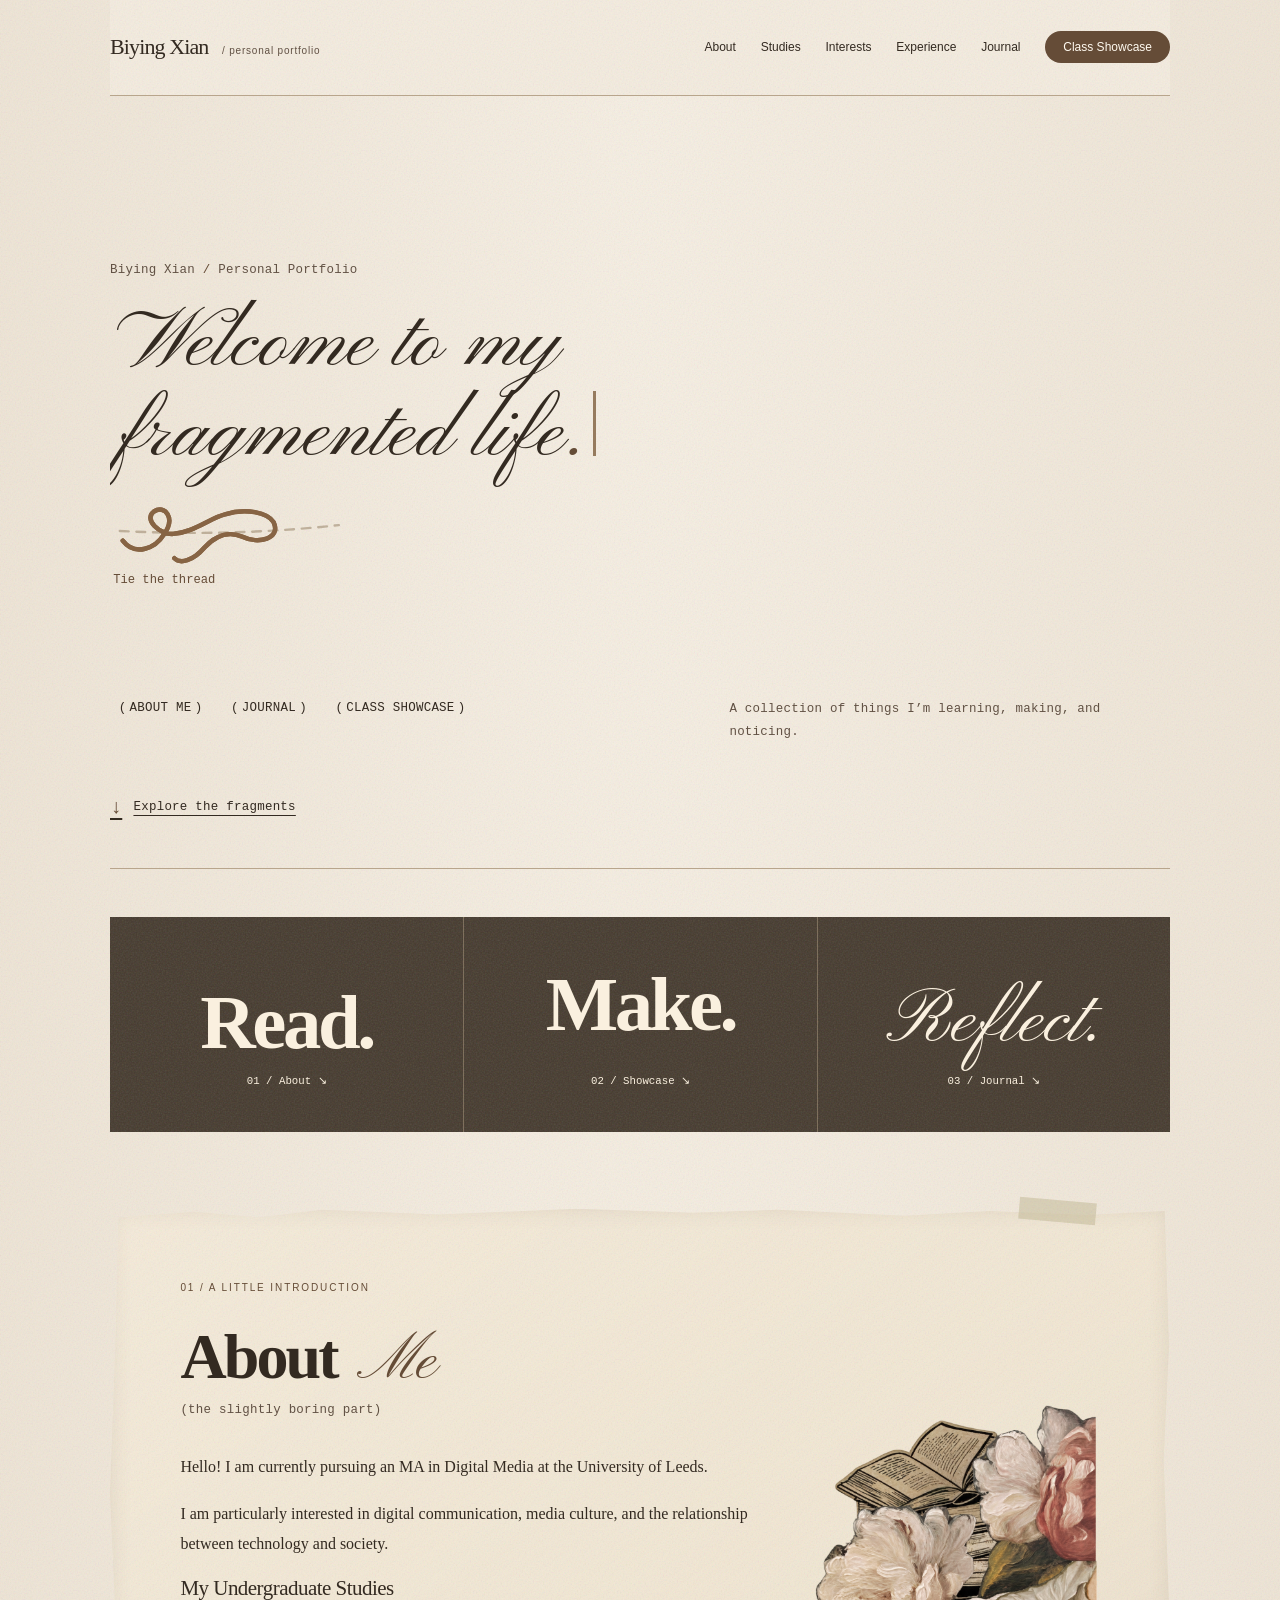
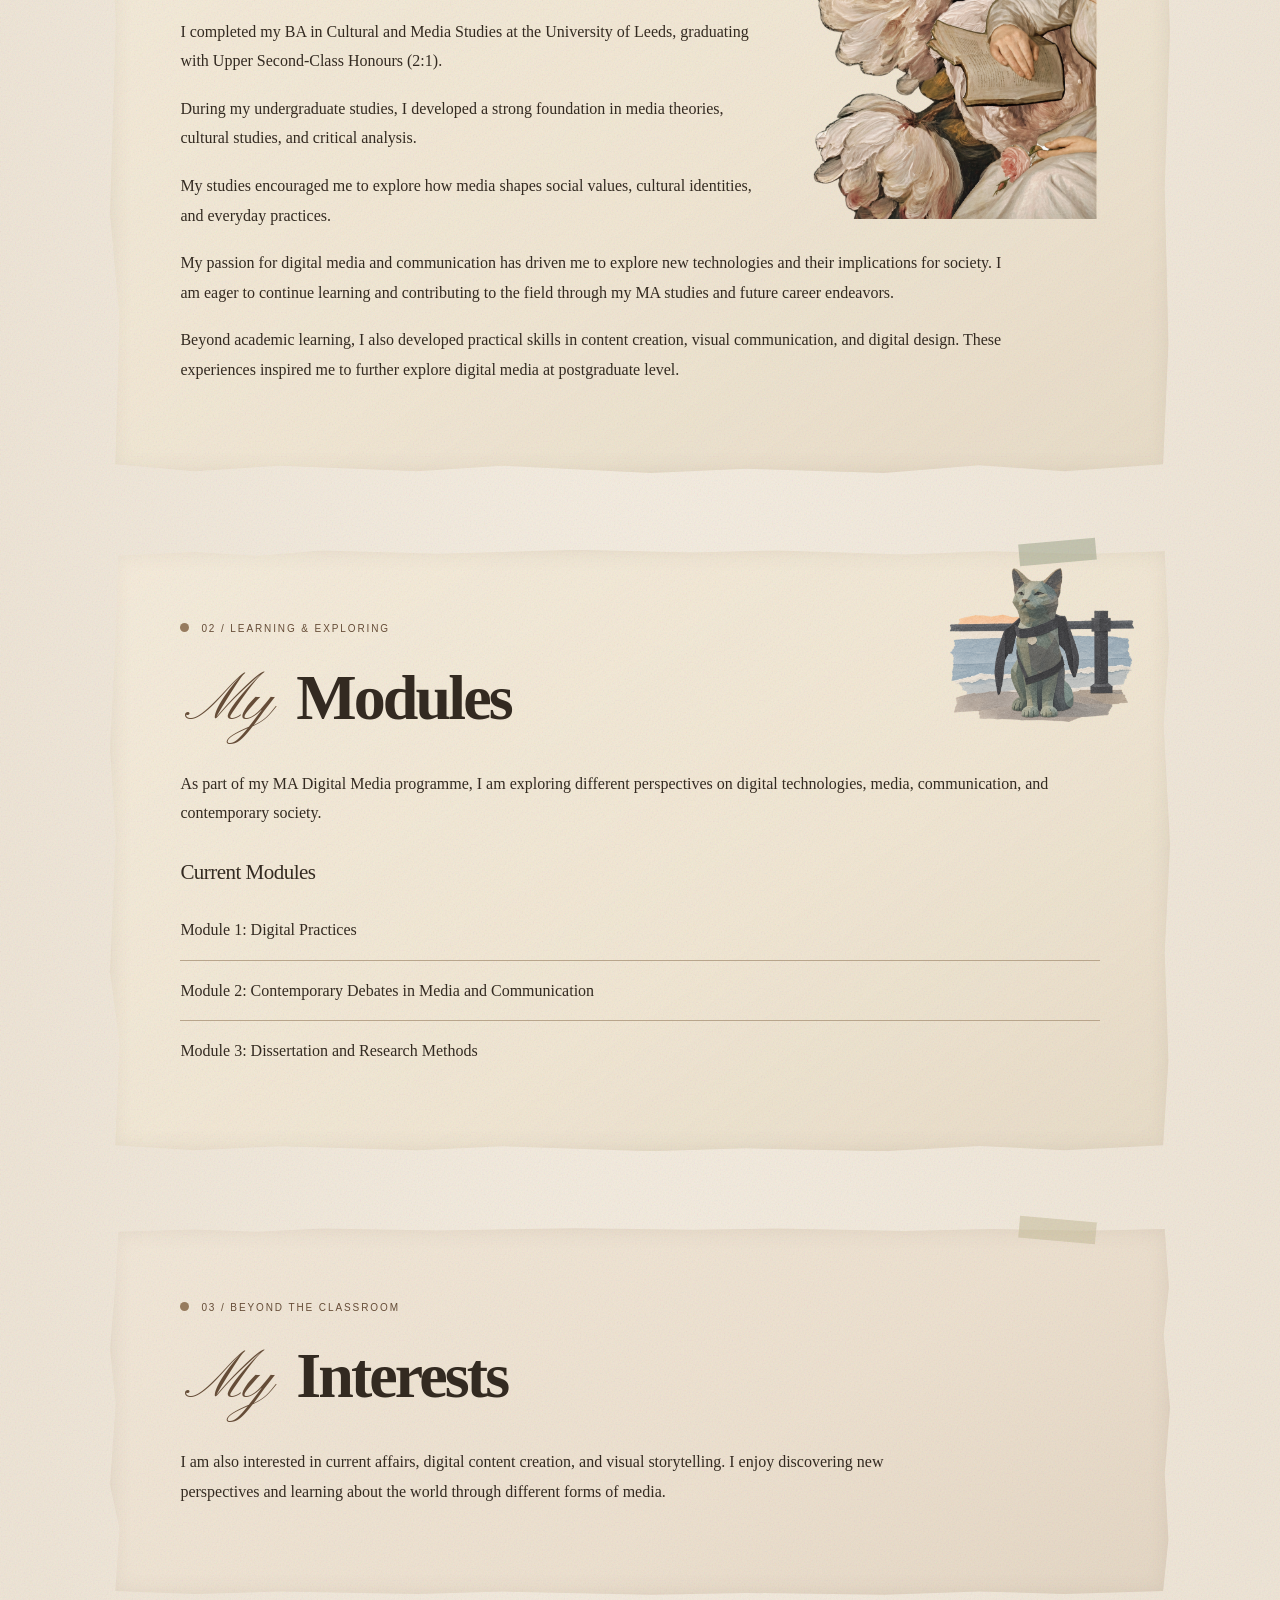
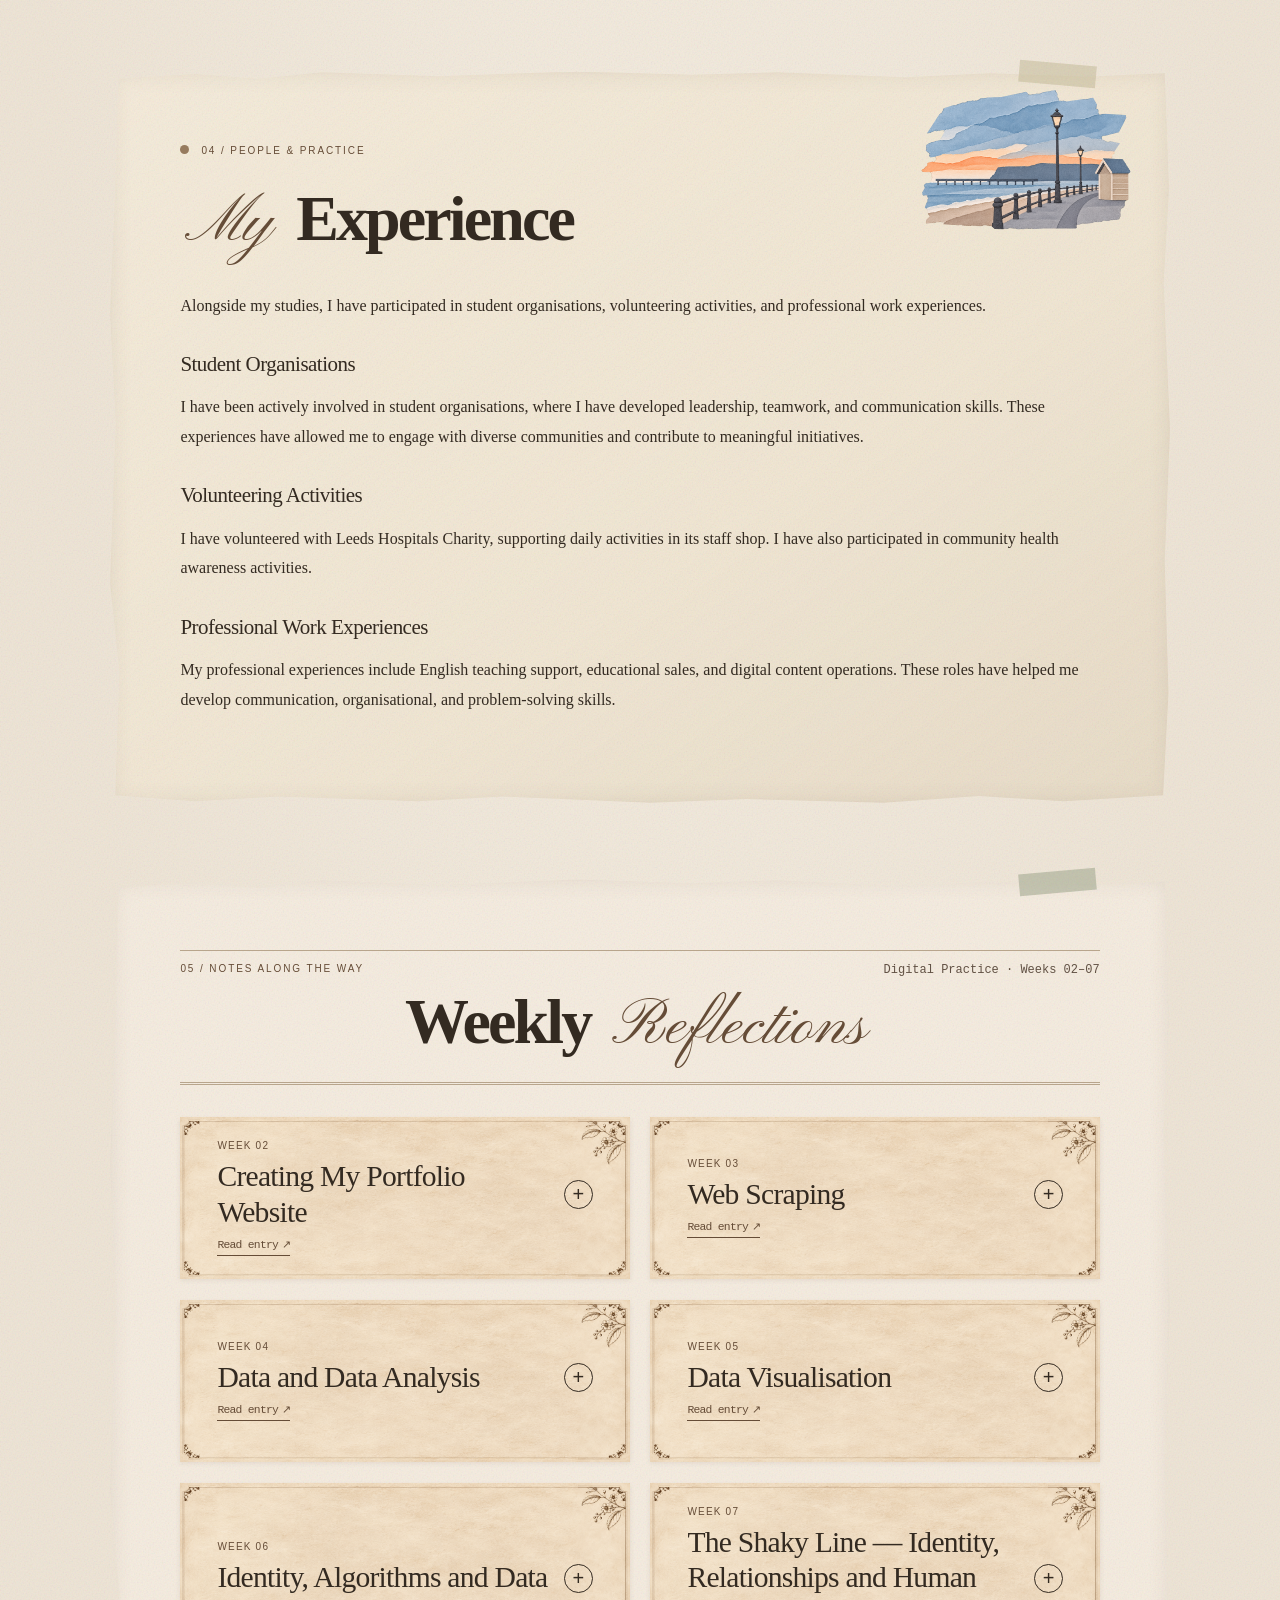
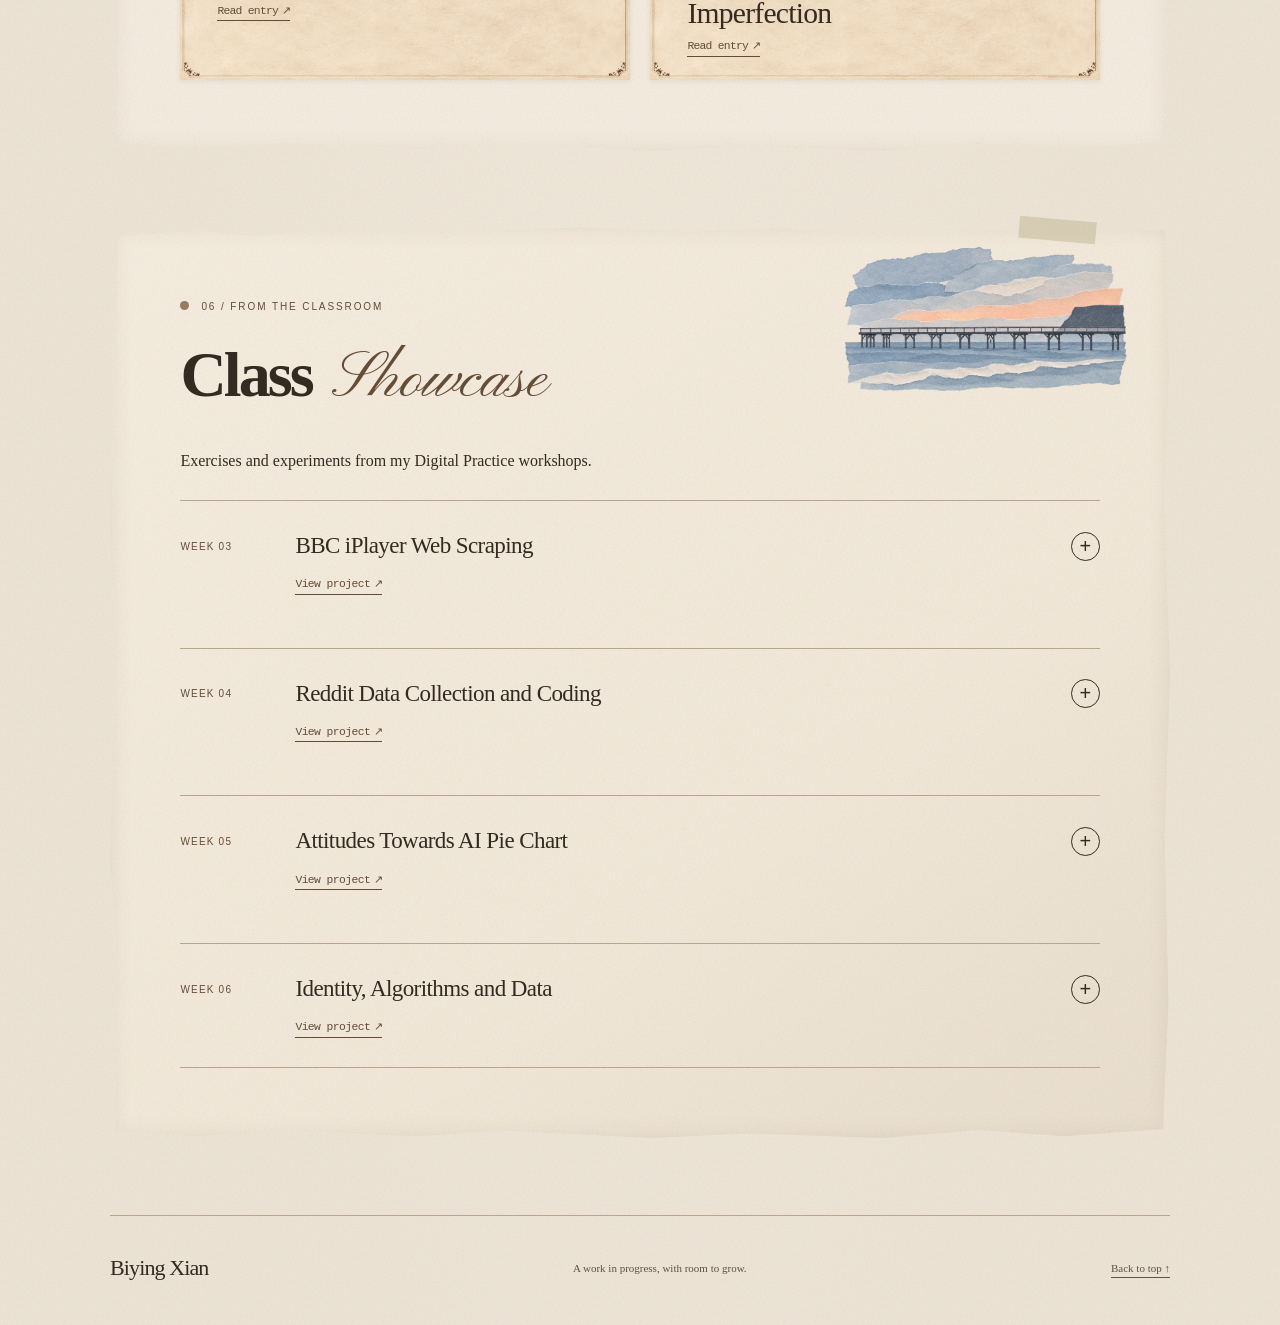
<file: index.html>
<!doctype html>
<html lang="en">
<head>
<meta charset="UTF-8">
<title>Welcome to My Fragmented Life — Biying Xian</title>
<meta name="description" content="Biying Xian’s personal portfolio: digital media, studies and reflections at the University of Leeds.">
<meta name="viewport" content="width=device-width, initial-scale=1.0">
<link href="mystylesheet.css?v=scrapbook-25" rel="stylesheet" type="text/css" />

</head>
<body>
<div class="reading-progress" aria-hidden="true"></div>
<header class="site-header">
    <a class="wordmark" href="#home">Biying Xian<span> / personal portfolio</span></a>
    <nav aria-label="Main navigation">
        <a href="#about">About</a><a href="#studies">Studies</a><a href="#interests">Interests</a><a href="#experience">Experience</a><a href="#weekly-reflections">Journal</a><a href="#class-showcase">Class Showcase</a>
    </nav>
</header>
<main id="home">
    <section class="fragment-cover" aria-labelledby="page-title">
        <div class="cover-intro">
            <p class="fragment-label">Biying Xian <span aria-hidden="true">/</span> Personal Portfolio</p>
            <h1 id="page-title">
                <span class="title-line">Welcome to my</span>
                <span class="title-line title-line-last">fragmented life<span class="title-period">.</span><span class="title-caret" aria-hidden="true"></span></span>
            </h1>
            <button class="thread-toggle" type="button" aria-pressed="false" aria-label="Tie the thread" hidden>
                <svg viewBox="0 0 240 78" aria-hidden="true">
                    <path class="thread-stitches" d="M7 39 Q122 45 232 33"/>
                    <path id="thread-path" class="thread-cord"/>
                    <use href="#thread-path" class="thread-fibre"/>
                    <g class="thread-knot">
                        <circle cx="108" cy="39" r="4"/>
                        <path d="M106 37 L110 41 M110 37 L106 41"/>
                    </g>
                </svg>
                <span aria-hidden="true">Tie the thread</span>
            </button>
        </div>
        <div class="cover-reader cover-art-space" aria-hidden="true"></div>
        <div class="fragment-explore">
            <nav class="fragment-index" aria-label="Explore the fragments">
                <a class="fragment-card fragment-card-about" href="#about">About Me</a>
                <a class="fragment-card fragment-card-journal" href="#weekly-reflections">Journal</a>
                <a class="fragment-card fragment-card-class" href="#class-showcase">Class Showcase</a>
            </nav>
            <div class="fragment-preview">
                <p class="fragment-preview-default">A collection of things I’m learning, making, and noticing.</p>
                <div class="fragment-preview-notes" aria-hidden="true">
                    <p class="fragment-preview-about">01 / A little about me and what I’m studying.</p>
                    <p class="fragment-preview-journal">02 / Notes and reflections from my workshops.</p>
                    <p class="fragment-preview-class">03 / Classroom experiments and things I’ve made.</p>
                </div>
            </div>
        </div>
        <a class="fragment-scroll fragment-link" href="#about">
            <span aria-hidden="true">↓</span> Explore the fragments
        </a>
    </section>
    <nav class="chapter-ribbon" aria-label="Portfolio shortcuts">
        <a href="#about"><span class="ribbon-word"><span class="ribbon-serif">Read.</span><span class="ribbon-script" aria-hidden="true">Read.</span></span><span class="ribbon-label">01 / About <span aria-hidden="true">↘</span></span></a>
        <a href="#class-showcase"><span class="ribbon-word"><span class="ribbon-serif">Make.</span><span class="ribbon-script" aria-hidden="true">Make.</span></span><span class="ribbon-label">02 / Showcase <span aria-hidden="true">↘</span></span></a>
        <a href="#weekly-reflections"><span class="ribbon-word"><span class="ribbon-serif">Reflect.</span><span class="ribbon-script" aria-hidden="true">Reflect.</span></span><span class="ribbon-label">03 / Journal <span aria-hidden="true">↘</span></span></a>
    </nav>
    <section id="about" class="page-section">
        <figure class="about-collage">
            <button class="collage-trigger" type="button" aria-label="Replay the butterfly and flower animation">
            <img class="about-personal-art" src="assets/about-collage-transparent.png" alt="Vintage books, ivory and rose peonies, and a figure reading, with a butterfly visiting the flowers" width="941" height="1672" loading="lazy">
            <svg class="floral-motion" viewBox="0 0 941 1672" aria-hidden="true" focusable="false">
                <defs>
                    <image id="floral-source" href="assets/about-collage-transparent.png" width="941" height="1672"/>
                    <radialGradient id="petal-feather">
                        <stop offset="0" stop-color="white"/>
                        <stop offset=".65" stop-color="white"/>
                        <stop offset="1" stop-color="black"/>
                    </radialGradient>
                    <mask id="petal-upper-mask" maskUnits="userSpaceOnUse" x="565" y="470" width="240" height="330">
                        <ellipse cx="685" cy="635" rx="120" ry="165" fill="url(#petal-feather)"/>
                    </mask>
                    <mask id="petal-left-mask" maskUnits="userSpaceOnUse" x="180" y="740" width="230" height="370">
                        <ellipse cx="295" cy="925" rx="115" ry="185" fill="url(#petal-feather)"/>
                    </mask>
                    <mask id="petal-right-mask" maskUnits="userSpaceOnUse" x="335" y="755" width="190" height="350">
                        <ellipse cx="430" cy="930" rx="95" ry="175" fill="url(#petal-feather)"/>
                    </mask>
                    <mask id="petal-lower-mask" maskUnits="userSpaceOnUse" x="45" y="1310" width="410" height="330">
                        <ellipse cx="250" cy="1475" rx="205" ry="165" fill="url(#petal-feather)"/>
                    </mask>
                </defs>
                <g mask="url(#petal-upper-mask)"><use class="petal-upper" data-petal="upper" href="#floral-source"/></g>
                <g mask="url(#petal-left-mask)"><use class="petal-left" data-petal="left" href="#floral-source"/></g>
                <g mask="url(#petal-right-mask)"><use class="petal-right" data-petal="right" href="#floral-source"/></g>
                <g mask="url(#petal-lower-mask)"><use class="petal-lower" data-petal="lower" href="#floral-source"/></g>
            </svg>
            <span class="butterfly-flight" aria-hidden="true">
                <span class="butterfly-wing butterfly-wing-left"><img src="assets/newsprint-butterfly.png" alt="" width="1254" height="1254" draggable="false"></span>
                <span class="butterfly-wing butterfly-wing-right"><img src="assets/newsprint-butterfly.png" alt="" width="1254" height="1254" draggable="false"></span>
            </span>
            <span class="collage-hint" aria-hidden="true">Fly again <span>↗</span></span>
            </button>
        </figure>
        <div class="about-heading">
            <p class="eyebrow">01 / A little introduction</p>
            <h2 class="chapter-title"><span class="chapter-print">About</span> <span class="chapter-script">Me</span> <span class="about-aside">(the slightly boring part)</span></h2>
        </div>
        <div class="about-copy">
<p> Hello! I am currently pursuing an MA in Digital Media
        at the University of Leeds.
</p>
<p>I am particularly interested in digital communication, media culture, and the relationship between technology and society.</p>
<h3>My Undergraduate Studies</h3>
<p>I completed my BA in Cultural and Media Studies
        at the University of Leeds, graduating with
        Upper Second-Class Honours (2:1).</p>
<p>During my undergraduate studies, I developed
        a strong foundation in media theories, cultural
        studies, and critical analysis.</p>
<p>My studies encouraged me to explore how media
        shapes social values, cultural identities,
        and everyday practices.</p>
<p>My passion for digital media and communication has driven me to explore new technologies and their implications for society. I am eager to continue learning and contributing to the field through my MA studies and future career endeavors.</p>
<p>Beyond academic learning, I also developed
        practical skills in content creation,
        visual communication, and digital design.
        These experiences inspired me to further
        explore digital media at postgraduate level.</p>
        </div>
</section>
<section id="studies" class="page-section">

<p class="eyebrow">02 / Learning & exploring</p>
<!-- My Modules -->
 <h2 class="chapter-title"><span class="chapter-script">My</span> <span class="chapter-print">Modules</span></h2>
 <p>As part of my MA Digital Media programme,
        I am exploring different perspectives on
        digital technologies, media, communication,
        and contemporary society.</p>
<h3> Current Modules </h3>
<ul>
    <li>Module 1: Digital Practices</li>
    <li>Module 2: Contemporary Debates in Media and Communication</li>
    <li>Module 3: Dissertation and Research Methods</li>
</ul>
<figure class="section-art modules-art" aria-hidden="true">
    <img src="assets/modules-coastal-cat.png" alt="" width="1319" height="1192" loading="lazy">
</figure>
</section>
<section id="interests" class="page-section">
<p class="eyebrow">03 / Beyond the classroom</p>
<!-- My Interests -->
<h2 class="chapter-title"><span class="chapter-script">My</span> <span class="chapter-print">Interests</span></h2>
<p>I am also interested in current affairs,
        digital content creation, and visual storytelling.
        I enjoy discovering new perspectives and learning
        about the world through different forms of media.</p>
</section>
<section id="experience" class="page-section">

<p class="eyebrow">04 / People & practice</p>
<!-- My Experience -->
<h2 class="chapter-title"><span class="chapter-script">My</span> <span class="chapter-print">Experience</span></h2>
<p>  Alongside my studies, I have participated in
        student organisations, volunteering activities,
        and professional work experiences.</p>
<h3>Student Organisations</h3>
<p> I have been actively involved in student organisations,
        where I have developed leadership, teamwork, and
        communication skills. These experiences have allowed
        me to engage with diverse communities and contribute
        to meaningful initiatives.</p>
<h3>Volunteering Activities</h3>
<p>  I have volunteered with Leeds Hospitals Charity,
        supporting daily activities in its staff shop.
        I have also participated in community
        health awareness activities.</p>
<h3>Professional Work Experiences</h3>
<p>  My professional experiences include English
        teaching support, educational sales,
        and digital content operations.
        These roles have helped me develop
        communication, organisational,
        and problem-solving skills.</p> 
<figure class="section-art experience-art" aria-hidden="true">
    <img src="assets/experience-seaside-walk.png" alt="" width="1536" height="1024" loading="lazy">
</figure>
</section>
<!-- WEEKLY REFLECTIONS -->
<section id="weekly-reflections" class="page-section journal" aria-labelledby="reflections-title">
    <header class="journal-masthead">
        <div class="journal-edition">
            <p class="eyebrow">05 / Notes along the way</p>
            <p>Digital Practice · Weeks 02–07</p>
        </div>
        <h2 id="reflections-title" class="chapter-title"><span class="chapter-print">Weekly</span> <span class="chapter-script">Reflections</span></h2>
    </header>
    <div class="workshop-notes">
    <details class="workshop-note workshop-feature">
<summary><span class="week">Week 02</span><span>Creating My Portfolio Website</span><span class="expand" aria-hidden="true">+</span><span class="entry-action" aria-hidden="true"></span></summary>
<div class="entry-body">
    <p>During the workshop held in the second week, I learned two
methods for creating my own website. The first was CampusPress,
the university's website platform, which involved a relatively
straightforward process; the second was Visual Studio Code,
which allows you to create your own web pages using the
provided basic code and offers greater flexibility.</p>
<p> I opted for the second method because I wanted to try building
a portfolio website with greater freedom using code.</p>
<p>
        The main task this time was to create a basic web page cover,
        including some of my personal details. In class, we mainly
        learnt how to create two files—<code>index.html</code> and a
        CSS file—and save them in a single folder. We also edited
        the text on the website based on the provided starter code.
    </p>

    <p>
        The CSS file contained code to stylise the website,
        such as fonts, colours, typography, spacing and page layout.
    </p>

    <p>
        Throughout this step-by-step learning process, I primarily
        gained practical experience of the process of building a
        website from scratch.
    </p>

    <p>
        Furthermore, as discussed by Gillespie, websites digitise
        information from the real world through indexes and data,
        with almost all public activities being extensively recorded
        and archived (2014, p. 170).
    </p>

    <p>
        This reveals that users' actions whilst browsing websites
        are stored, and that there are differing interpretations
        regarding data collection and the boundaries of the
        public sphere.</p>
</div>
</details>
<details class="workshop-note" id="week-3">
<summary><span class="week">Week 03</span><span>Web Scraping</span><span class="expand" aria-hidden="true">+</span><span class="entry-action" aria-hidden="true"></span></summary>
<div class="entry-body">
    <h3>BBC iPlayer Data Collection</h3>
    <p>During the third week's workshop, I was introduced to web scraping and learned how to use the Web Scraper extension to collect information from BBC iPlayer and export it into a CSV file. This helped me understand how information presented on websites can be transformed into data for further analysis.</p>
    <p>However, I noticed that the exported data was not always well-organised or complete. Some smaller sections of the webpage were difficult to capture accurately, which made the collected information appear somewhat messy. Compared with traditional paper documents, digital information is often organised in ways that make automated collection easier, but it is not necessarily as structured as an Excel spreadsheet.</p>
    <p>This experience reminded me of Venturini and Rogers (2025, p. 81), who explain that digital information is organised according to the needs of its creators and platforms rather than those of academic researchers. Their argument helped me understand why information that appears organised on a website may not be directly suitable for research purposes.</p>
    <p>Although web scraping can make data collection more efficient, I realised that automated tools cannot completely replace researchers' judgement. Researchers still need to examine the accuracy and completeness of collected data. As this workshop was mainly an introduction to the software, I hope to develop a better understanding of how to collect and organise more complex digital data in the future.</p>
    <h3>Reference</h3>
    <p>Venturini, T. and Rogers, R. (2025) <cite>Digital Methods: A Short Introduction</cite>. Cambridge: Polity Press. Chapter 6, 'Scraping Documents and Interfaces'.</p>
    <p><a href="data/bbc-iplayer.csv" download>Download My Web Scraping Dataset (CSV)</a></p>
</div>
</details>
        <details class="workshop-note" id="week-4">
            <summary><span class="week">Week 04</span><span>Data and Data Analysis</span><span class="expand" aria-hidden="true">+</span><span class="entry-action" aria-hidden="true"></span></summary>
            <div class="entry-body">
                <p>During this week's workshop, our group created a dataset to explore university students' use of generative AI and their attitudes towards it. As AI continues to develop rapidly, we wanted to understand how students experience and respond to these technologies.</p>
                <p>We chose Reddit because of its large user base and opportunities for open discussion. Its voting system also allowed us to observe user interactions. To capture different perspectives, we developed detailed categories, including positive, negative, neutral and mixed attitudes.</p>
                <p>However, while collecting 20 posts, I noticed that negative opinions appeared more frequently. This made me question how representative our data was. People who have used AI or hold strong opinions may be more willing to share their experiences, while students who do not use AI or rarely participate in online discussions may be overlooked.</p>
                <p>This connects to D'Ignazio and Klein's (2020) <cite>What Gets Counted Counts</cite>, which highlights the relationship between data, classification and power. I realised that data is not entirely neutral. Reddit's community categories and voting mechanisms can influence which discussions become visible, while our own coding decisions also shape how different opinions are represented. Consequently, some voices may receive greater attention while others remain underrepresented.</p>
                <p>Reflecting on this experience, I recognised the limitations of our small sample and the lack of a clear time frame. If I repeated this research, I would establish a more specific time range, expand the dataset and consider additional sources to capture a wider range of perspectives.</p>
                <h3>Reference</h3>
                <p>D'Ignazio, C. and Klein, L.F. (2020) 'What Gets Counted Counts'. In: <cite>Data Feminism</cite>. Cambridge: MIT Press, pp. 97–123.</p>
                <p><a href="data/week-4-group-5-dataset.xlsx" download="Group 5 Dataset.xlsx">Download the coded dataset (Excel)</a></p>
                <p><a href="data/week-4-reddit-posts.xlsx" download="Reddit Posts.xlsx">Download the Reddit posts workbook (Excel)</a></p>
            </div>
        </details>
        <details class="workshop-note" id="week-5">
            <summary><span class="week">Week 05</span><span>Data Visualisation</span><span class="expand" aria-hidden="true">+</span><span class="entry-action" aria-hidden="true"></span></summary>
            <div class="entry-body">
                <p>During this week's workshop, we continued working with the dataset collected in Week 4 and learned how to use Excel to create data visualisations, including bar charts and pie charts. I found this particularly useful because when a spreadsheet contains a large amount of information, it can be difficult to identify patterns simply by looking at numbers. Using different charts, colour contrasts and percentage labels makes the results more accessible and easier for audiences to understand. For example, we could visually present students' AI usage and attitudes, allowing viewers to recognise differences between categories more quickly.</p>
                <p>This experience connects to Feigenbaum and Alamalhodaei's (2020) <cite>Visual Data Storytelling</cite>, which encouraged me to think critically about how data is organised and communicated through visual representations.</p>
                <p>However, I also realised that visualisation can make data appear more convincing while potentially hiding its limitations. Although charts clearly present percentages, audiences may overlook the fact that our findings were based on only 20 Reddit posts, which cannot represent all university students.</p>
                <p>More importantly, I began to recognise the relationship between data visualisation and power. The process of deciding what gets recorded, categorised and displayed is not entirely neutral. Researchers have the power to highlight certain information, while other perspectives may remain invisible. Therefore, I believe effective data visualisation should not only communicate findings clearly but also encourage audiences to recognise the limitations behind the data.</p>
                <h3>Reference</h3>
                <p>Feigenbaum, A. and Alamalhodaei, A. (2020) 'Visual Data Storytelling'. In: <cite>The Data Storytelling Workbook</cite>. Routledge.</p>
                <p><a href="assets/week-5-ai-attitudes.png">View the attitudes towards AI pie chart (PNG)</a></p>
            </div>
        </details>
        <details class="workshop-note" id="week-6">
<summary><span class="week">Week 06</span><span>Identity, Algorithms and Data</span><span class="expand" aria-hidden="true">+</span><span class="entry-action" aria-hidden="true"></span></summary>
<div class="entry-body">
    <h3>Week 6 Reflection: Identity, Algorithms and Data</h3>
    <p>During this week's workshop, I explored how algorithms construct digital identities and how data classification may influence our understanding of ourselves and others.</p>
    <p>In the first task, I accessed Instagram's Meta Account Centre to examine the categories associated with my account and the advertisers that included me in their audiences. Meta classified me through categories such as mobile network users, potential device changes, recently detected devices and Wi-Fi usage <a class="figure-ref" id="week-6-reference-1" href="#week-6-figure-1" data-figure-jump>(figure 1)</a>. What concerned me most was not whether these classifications were accurate, but how ordinary personal behaviours could be recorded and interpreted as potential consumer needs.</p>
    <p>I consider activities such as changing devices or moving between geographical locations to be part of my personal privacy. However, browsing activities, device information and potentially location-related data can become part of how platforms algorithmically construct our identities. Cheney-Lippold (2017) discusses this unsettling but increasingly common situation in which our identities are shaped through data and algorithmic classification (p.3). On the following page, he highlights how low data storage costs allow information about our everyday lives to accumulate continuously (Cheney-Lippold, 2017, p.4). This made me realise how personal activities can gradually become part of a much larger system of data collection, classification and commercial prediction.</p>
    <p>I also found several advertisers associated with my account, including Monzo, Wise, Uber and OpenAI <a class="figure-ref" id="week-6-reference-2" href="#week-6-figure-2" data-figure-jump>(figure 2)</a>. When I examined OpenAI's details, Meta indicated that the advertiser had uploaded or used a list to reach me <a class="figure-ref" id="week-6-reference-3" href="#week-6-figure-3" data-figure-jump>(figure 3)</a>. Although this does not explain exactly which information was used, it made me question how data can be connected across different services for advertising purposes. Meta allows users to remove certain categories, but I consider this a limited and rather superficial form of control. These visible categories represent only a small part of a much broader system, and removing one label does not necessarily explain or control how the underlying information is processed.</p>
    <p>In the second task, I followed Sumpter's (2018) classification framework to manually collect data from 32 Instagram friends. I examined their 15 most recent posts, creating a dataset of 480 posts, and recorded the classifications in the Week 6 Sumpter's Matrix using the 13 provided categories. Each post was assigned one category and one point, with a total of 15 points for each person.</p>
    <p>However, I found that many posts could reasonably belong to multiple categories, while the framework only permitted one classification. For example, Outdoors and Lifestyle frequently overlapped. I also placed many gaming-related posts under Lifestyle because there was no separate gaming category. Ultimately, these decisions depended on my own interpretation. This made me realise that, as the person collecting and classifying the data, I also held the power to determine how other people's online identities were represented.</p>
    <p>Sumpter (2018) discusses the question of whether algorithms can help overcome the biases involved in human decision-making (p.75). However, my experience made me question whether algorithmic results can truly be objective or accurately reflect reality. Even if an algorithm follows consistent rules, the data and categories used may already contain subjective decisions and limitations.</p>
    <p>For example, one of my friends mainly posts on Instagram when going out, while rarely sharing ordinary daily activities. Based on the collected data, this person might appear to have an outdoors-focused lifestyle, but this does not necessarily reflect their actual daily life. The dataset represents what they choose to share, rather than their complete identity.</p>
    <p>Reflecting on both tasks, I realised that digital identities are shaped not only by algorithms, but also by what data are collected, what users choose to share, and who has the power to classify and interpret that information. Classification may simplify complex human behaviours into seemingly objective numbers, while overlooking the contexts and experiences behind them.</p>
    <p class="reflection-question"><strong>If the data only captures selected fragments of our lives, how far can algorithms truly understand who we are?</strong></p>
    <h3>References</h3>
    <p>Cheney-Lippold, J. (2017). Introduction. In: <cite>We Are Data: Algorithms and the Making of Our Digital Selves</cite>. New York: NYU Press, pp. 1–32.</p>
    <p>Sumpter, D. (2018). Chapter 3: The Principal Components of Friendship. In: <cite>Outnumbered: From Facebook and Google to Fake News and Filter-Bubbles – The Algorithms That Control Our Lives</cite>. London: Bloomsbury.</p>
</div>
</details>
<details class="workshop-note" id="week-7">
<summary><span class="week">Week 07</span><span>The Shaky Line — Identity, Relationships and Human Imperfection</span><span class="expand" aria-hidden="true">+</span><span class="entry-action" aria-hidden="true"></span></summary>
<div class="entry-body">
    <h3>Week 7 Reflection: The Shaky Line — Identity, Relationships and Human Imperfection</h3>
    <p>This week, I watched <em>We Were Here</em> (Bhasin, 2026), a short film that made me reflect on human identity, relationships and the growing distance between generations in a rapidly developing technological world.</p>
    <p>What interested me most was the relationship between the father and son. The son works with data in an AI company and believes that AI knows everything, while his father protests against robots replacing human labour. Their disagreement reflects not only a generational gap, but also their different experiences and understandings of technological development. When technology develops so quickly that some people struggle to keep up, how can they prove that their existence still matters? I think the father's resistance does not simply come from rejecting technology, but from a fear of becoming unnecessary in a world where machines can increasingly replace human abilities.</p>
    <p>One moment that particularly stayed with me was the comparison between a washing machine and a mother. A washing machine can free our hands from repetitive labour and prevent the physical damage caused by washing clothes, but it cannot replace a mother or the care and emotions behind her actions. Similarly, giving a tree two different names shows how an ordinary object can carry different meanings through people's personal experiences and relationships. These moments reminded me that our identities are not simply defined by what we do, but also by our stories, memories, relationships and how we understand our own experiences. Machines may replace certain forms of labour, but can they truly understand the emotions behind these experiences?</p>
    <p>Towards the end of the film, the son discovers that AI cannot even correctly identify a pizza. This challenges his earlier belief that AI knows everything and helps him begin to understand his father's fear and resistance. To me, this suggests that fear and rejection alone cannot help us understand one another. Although the father and son live in the same world, their different experiences of technology create misunderstandings between them. I interpreted the idea of <em>peace</em> at the end of the film as more than coexistence between humans and machines. It also represents the possibility of rebuilding understanding between people. Technological progress may improve efficiency, but it should not make us overlook those who struggle to adapt or the value of genuine human relationships.</p>
    <p>This also connects to our Week 7 workshop, where we reflected on Sumpter's Matrix and our experience of categorising friends' social media posts. During the experiment, I found that categories such as Outdoors and Lifestyle often overlapped, making it difficult to assign a post to only one category. However, beyond the limitations of classification, I began to question whether these numerical results could truly represent a person's identity.</p>
    <p>For example, some of my friends mainly share pictures of their pets on social media. The data might therefore suggest that animals are an important part of their identities, but this does not mean their lives only revolve around pets. They may have other interests, relationships and experiences that they simply choose not to share online. Even though I know some of these people personally, the data I collected cannot fully reflect who they are in real life. These cold numerical results may represent fragments of a person's life, but they are more accurately representations constructed through algorithms and classification. Interacting with someone in real life is different from understanding them through their online profile. Their personal stories, emotions and relationships cannot always fit into predefined categories.</p>
    <p>This made me reflect further on whether our attitudes towards AI and data might also influence our understanding of ourselves and others. Data does not simply record our behaviour; it may also shape what we see, how we act and what we choose to share. For example, if an algorithm repeatedly identifies someone through their interest in pets, it may continue recommending similar content, reinforcing only one part of their identity. Over time, these recommendations might even influence what they choose to post. In this sense, algorithms do not merely represent our identities, but may also participate in shaping them. If we increasingly rely on data to understand people, will we gradually overlook the parts of their lives that are not recorded?</p>
    <p>The most meaningful symbol for me was the <em>shaky line</em>. A machine can draw a perfectly straight line, while a human's line shakes because they are breathing. I understood this imperfection as a trace of human existence. Our lives are shaped by emotions, memories, misunderstandings and the friction of everyday experiences. These imperfections are not necessarily weaknesses, but part of what makes us human. Just as the father and son cannot immediately understand each other, human understanding is not always perfect. However, through communication, empathy and shared experiences, we can gradually learn to understand one another.</p>
    <p>Through this week's film and workshop, I realised that reflective digital practice should not only focus on how efficiently we collect, classify and analyse data, but also on what these processes might leave behind. Technology can improve our lives and replace certain forms of labour, but it cannot simply replace our identities or the genuine emotions and relationships that give meaning to our experiences. Rather than completely rejecting AI or blindly trusting it, I think we need to reflect on how we use technology and how our understanding of data may influence our relationships with others and with ourselves.</p>
    <p class="reflection-question"><strong>If algorithms increasingly shape how we see ourselves and others, are we discovering who we truly are, or gradually becoming who our data suggests we should be?</strong></p>
    <h3>Reference</h3>
    <p>Bhasin, P. 2026. <cite>We Were Here</cite>, <em>The New Yorker</em>, 29th October 2026. Available at: <a href="https://www.youtube.com/watch?v=EMSQtqUIlXY" target="_blank" rel="noopener noreferrer">https://www.youtube.com/watch?v=EMSQtqUIlXY</a></p>
</div>
</details>
    </div>
</section>
    <section id="class-showcase" class="page-section" aria-labelledby="showcase-title">

        <p class="eyebrow">06 / From the classroom</p>
        <h2 id="showcase-title" class="chapter-title"><span class="chapter-print">Class</span> <span class="chapter-script">Showcase</span></h2>
        <p>Exercises and experiments from my Digital Practice workshops.</p>
        <figure class="section-art showcase-art" aria-hidden="true">
            <img src="assets/showcase-pier.png" alt="" width="1774" height="887" loading="lazy">
        </figure>
        <details class="showcase-entry">
            <summary>
                <span class="week">Week 03</span>
                <span>BBC iPlayer Web Scraping</span>
                <span class="expand" aria-hidden="true">+</span>
                <span class="entry-action" aria-hidden="true"></span>
            </summary>
            <div class="entry-body">
                <p>I collected programme titles and categories from the BBC iPlayer homepage using Web Scraper.</p>
                <a class="fragment-link" href="data/bbc-iplayer.csv" download>Download dataset (CSV) <span aria-hidden="true">↓</span></a>
            </div>
        </details>
        <details class="showcase-entry">
            <summary>
                <span class="week">Week 04</span>
                <span>Reddit Data Collection and Coding</span>
                <span class="expand" aria-hidden="true">+</span>
                <span class="entry-action" aria-hidden="true"></span>
            </summary>
            <div class="entry-body">
                <p>Our group collected and coded 20 Reddit posts to explore how university students discuss their use of generative AI and their attitudes towards it.</p>
                <p><a href="data/week-4-group-5-dataset.xlsx" download="Group 5 Dataset.xlsx">Download Group 5 Dataset (Excel)</a></p>
                <p><a href="data/week-4-reddit-posts.xlsx" download="Reddit Posts.xlsx">Download Reddit Posts (Excel)</a></p>
            </div>
        </details>
        <details class="showcase-entry">
            <summary>
                <span class="week">Week 05</span>
                <span>Attitudes Towards AI Pie Chart</span>
                <span class="expand" aria-hidden="true">+</span>
                <span class="entry-action" aria-hidden="true"></span>
            </summary>
            <div class="entry-body">
                <p>I used Excel to visualise the attitudes recorded in our Week 4 dataset.</p>
                <figure class="showcase-chart">
                    <a href="assets/week-5-ai-attitudes.png">
                        <img src="assets/week-5-ai-attitudes.png" width="2048" height="1065" loading="lazy" alt="Attitudes towards AI in 20 Reddit posts: 70% negative, 20% mixed, 5% positive, 5% unclear and 0% neutral. Open the full-size chart.">
                    </a>
                    <figcaption>Attitudes towards AI in our sample of 20 Reddit posts.</figcaption>
                </figure>
            </div>
        </details>
        <details class="showcase-entry week-six-evidence" id="showcase-week-6">
            <summary>
                <span class="week">Week 06</span>
                <span>Identity, Algorithms and Data</span>
                <span class="expand" aria-hidden="true">+</span>
                <span class="entry-action" aria-hidden="true"></span>
            </summary>
            <div class="entry-body">
                <p>Workshop evidence from Meta Account Centre and my Week 6 Sumpter's Matrix.</p>
                <a class="fragment-link" href="data/week-6-sumpters-matrix.xlsx" download="Week 6 - Sumpter's Matrix.xlsx">Download Sumpter's Matrix (Excel) <span aria-hidden="true">↓</span></a>
                <p class="evidence-help">Select a figure to open or close it.</p>
                <details class="evidence-figure" id="week-6-figure-1">
                    <summary><span class="figure-number">Figure 1</span><span>Categories associated with my account</span><span class="figure-toggle" aria-hidden="true">+</span></summary>
                    <div class="figure-panel">
                        <figure>
                            <img src="assets/week-6-figure-1.png" width="1780" height="1075" loading="lazy" alt="Meta Account Centre categories associated with the account, including mobile network and device use, potential device changes, recently detected devices and Wi-Fi usage.">
                            <figcaption>figure 1</figcaption>
                        </figure>
                        <a class="figure-return" href="#week-6-reference-1" data-figure-jump>Back to this passage in Week 6 reflection <span aria-hidden="true">↖</span></a>
                    </div>
                </details>
                <details class="evidence-figure" id="week-6-figure-2">
                    <summary><span class="figure-number">Figure 2</span><span>Advertisers associated with my account</span><span class="figure-toggle" aria-hidden="true">+</span></summary>
                    <div class="figure-panel">
                        <figure>
                            <img src="assets/week-6-figure-2.png" width="1831" height="1108" loading="lazy" alt="Meta Account Centre audience-based advertising list showing Monzo, Group GTI, Gopuff, Wise, Uber, OpenAI and Airbnb.">
                            <figcaption>figure 2</figcaption>
                        </figure>
                        <a class="figure-return" href="#week-6-reference-2" data-figure-jump>Back to this passage in Week 6 reflection <span aria-hidden="true">↖</span></a>
                    </div>
                </details>
                <details class="evidence-figure" id="week-6-figure-3">
                    <summary><span class="figure-number">Figure 3</span><span>OpenAI's audience information</span><span class="figure-toggle" aria-hidden="true">+</span></summary>
                    <div class="figure-panel">
                        <figure>
                            <img src="assets/week-6-figure-3.png" width="1875" height="1072" loading="lazy" alt="Meta Account Centre advertiser information for OpenAI, including the explanation: They uploaded or used a list to reach you.">
                            <figcaption>figure 3</figcaption>
                        </figure>
                        <a class="figure-return" href="#week-6-reference-3" data-figure-jump>Back to this passage in Week 6 reflection <span aria-hidden="true">↖</span></a>
                    </div>
                </details>
            </div>
        </details>
    </section>
</main>
<footer><a class="wordmark" href="#home">Biying Xian</a><p>A work in progress, with room to grow.</p><a href="#home">Back to top ↑</a></footer>

<script>
    (() => {
        const thread = document.querySelector('.thread-toggle');
        const cord = document.querySelector('#thread-path');
        const label = thread.querySelector('span');
        const reducedMotion = matchMedia('(prefers-reduced-motion: reduce)');

        // Each row describes one cubic curve of the same piece of thread.
        const loose = [
            10, 49,
            23, 66, 44, 56, 52, 43,
            65, 25, 53, 12, 42, 19,
            31, 27, 48, 43, 62, 42,
            84, 40, 99, 26, 115, 22,
            136, 15, 159, 20, 165, 30,
            173, 47, 149, 53, 133, 45,
            120, 39, 106, 43, 94, 56,
            82, 70, 69, 73, 63, 67
        ];
        const tied = [
            7, 61,
            43, 70, 77, 59, 108, 39,
            91, 28, 70, 8, 84, 7,
            100, 4, 113, 21, 108, 39,
            123, 19, 146, 5, 152, 16,
            160, 32, 124, 45, 108, 39,
            91, 38, 79, 51, 89, 59,
            100, 68, 106, 48, 108, 39,
            128, 46, 148, 55, 184, 60
        ];
        let shape = loose.slice();
        let target = loose;
        const velocity = loose.map(() => 0);
        let frame = 0;
        let previousTime = 0;

        function drawThread(points) {
            let path = 'M' + points.slice(0, 2).join(' ');
            for (let i = 2; i < points.length; i += 6) {
                path += ' C' + points.slice(i, i + 6).join(' ');
            }
            cord.setAttribute('d', path);
        }

        drawThread(shape);
        thread.hidden = false;

        function finishThread() {
            cancelAnimationFrame(frame);
            frame = 0;
            shape = target.slice();
            velocity.fill(0);
            drawThread(shape);
        }

        function animateThread(now) {
            // Keep the spring stable after a slow frame or a background tab.
            const elapsed = Math.min(Math.max((now - previousTime) / 1000, 0), 1 / 30);
            previousTime = now;
            let settled = true;
            for (let step = 0; step < 2; step++) {
                for (let i = 0; i < shape.length; i++) {
                    const acceleration = (target[i] - shape[i]) * 560 - velocity[i] * 30;
                    velocity[i] += acceleration * elapsed / 2;
                    shape[i] += velocity[i] * elapsed / 2;
                    if (Math.abs(target[i] - shape[i]) > .035 || Math.abs(velocity[i]) > .2) settled = false;
                }
            }
            drawThread(shape);
            if (settled) finishThread();
            else frame = requestAnimationFrame(animateThread);
        }

        thread.addEventListener('click', event => {
            const isTied = thread.getAttribute('aria-pressed') === 'true';
            target = isTied ? loose : tied;
            thread.setAttribute('aria-pressed', String(!isTied));
            label.textContent = isTied ? 'Tie the thread' : 'Untie the thread';
            thread.setAttribute('aria-label', label.textContent);
            thread.classList.toggle('thread-instant', event.detail === 0 || reducedMotion.matches);

            if (reducedMotion.matches || event.detail === 0) {
                finishThread();
                return;
            }

            if (!frame) {
                previousTime = performance.now();
                frame = requestAnimationFrame(animateThread);
            }
        });

        reducedMotion.addEventListener('change', () => {
            if (reducedMotion.matches) finishThread();
        });
    })();

    (() => {
        const root = document.documentElement;
        const header = document.querySelector('.site-header');
        const readingProgress = document.querySelector('.reading-progress');
        const links = [...header.querySelectorAll('a[href^="#"]')];
        const sections = [...document.querySelectorAll('main > .page-section')];
        const motion = matchMedia('(prefers-reduced-motion: no-preference)');
        const finePointer = matchMedia('(hover: hover) and (pointer: fine)');
        const cover = document.querySelector('.fragment-cover');
        const collage = cover.querySelector('.cover-reader');
        const ribbon = document.querySelector('.chapter-ribbon');
        let activeLink;
        let scrollFrame = 0;

        function updateReadingPosition() {
            scrollFrame = 0;
            const maxScroll = root.scrollHeight - root.clientHeight;
            const progress = maxScroll > 0 ? Math.max(0, Math.min(scrollY / maxScroll, 1)) : 0;
            const threshold = Math.max(header.getBoundingClientRect().bottom + 36, innerHeight * .25);
            let currentId = 'home';
            for (const section of sections) {
                if (section.offsetTop > scrollY + threshold) break;
                currentId = section.id;
            }
            if (progress >= .995) currentId = sections.at(-1).id;

            if (motion.matches) {
                const { top, height } = ribbon.getBoundingClientRect();
                if (top < innerHeight && top + height > 0) {
                    const passage = (innerHeight - top) / (innerHeight + height);
                    ribbon.style.setProperty('--ribbon-shift', String(2 * passage - 1));
                }
            }

            readingProgress.style.setProperty('--reading-progress', progress);
            const currentLink = links.find(link => link.hash === `#${currentId}`);
            if (currentLink === activeLink) return;
            activeLink?.removeAttribute('aria-current');
            currentLink.setAttribute('aria-current', 'location');
            activeLink = currentLink;
        }

        function scheduleReadingUpdate() {
            if (!scrollFrame) scrollFrame = requestAnimationFrame(updateReadingPosition);
        }

        addEventListener('scroll', scheduleReadingUpdate, { passive: true });
        addEventListener('resize', scheduleReadingUpdate);
        document.querySelector('main').addEventListener('toggle', scheduleReadingUpdate, true);
        document.fonts?.ready.then(scheduleReadingUpdate);
        updateReadingPosition();

        if ('IntersectionObserver' in window) {
            const reveal = new IntersectionObserver(entries => {
                for (const entry of entries) {
                    entry.target.classList.toggle('section-arrival', entry.isIntersecting && motion.matches);
                }
            }, { rootMargin: '0px 0px -12% 0px' });
            [cover, ...sections].forEach(section => reveal.observe(section));
        }

        cover.addEventListener('pointermove', event => {
            if (!motion.matches || !finePointer.matches || event.pointerType === 'touch') return;
            const bounds = cover.getBoundingClientRect();
            collage.style.setProperty('--cover-x', `${((event.clientX - bounds.left) / bounds.width - .5) * 14}px`);
            collage.style.setProperty('--cover-y', `${((event.clientY - bounds.top) / bounds.height - .5) * 10}px`);
        }, { passive: true });

        cover.addEventListener('pointerleave', () => {
            collage.style.removeProperty('--cover-x');
            collage.style.removeProperty('--cover-y');
        });
    })();
    (() => {
        const trigger = document.querySelector('.collage-trigger');
        const butterfly = trigger.querySelector('.butterfly-flight');
        const wingImage = butterfly.querySelector('img');
        const petals = [...trigger.querySelectorAll('[data-petal]')];
        let petalAnimations = [];

        function stopFlowers() {
            petalAnimations.forEach(animation => animation.cancel());
            petalAnimations = [];
        }
        function animateFlowers() {
            stopFlowers();
            if (!motion.matches) return;
            const shapes = {
                upper: ['none', 'translateY(1px) rotate(.45deg)', 'translateY(-.4px) rotate(-.18deg)'],
                left: ['none', 'translate(1px, 1px) rotate(.5deg)', 'translate(-.4px, -.4px) rotate(-.2deg)'],
                right: ['none', 'translate(-1px, 1px) rotate(-.4deg)', 'translate(.4px, -.4px) rotate(.16deg)']
            };
            // Each bloom responds in turn; the two sides of the middle bloom follow slightly apart.
            const timing = {
                upper: [.25, .34, .40, .47],
                left: [.72, .80, .87, .96],
                right: [.74, .82, .89, .98]
            };
            for (const petal of petals) {
                if (!petal.animate) continue;
                const name = petal.dataset.petal;
                const keys = name === 'lower' ? [
                    { transform: 'none', offset: 0 },
                    { transform: 'none', offset: .70 },
                    { transform: 'translateY(-1px) rotate(.35deg)', offset: .84 },
                    { transform: 'translateY(.3px) rotate(-.12deg)', offset: .95 },
                    { transform: 'none', offset: 1 }
                ] : [
                    { transform: shapes[name][0], offset: 0 },
                    { transform: shapes[name][0], offset: timing[name][0] },
                    { transform: shapes[name][1], offset: timing[name][1] },
                    { transform: shapes[name][2], offset: timing[name][2] },
                    { transform: shapes[name][0], offset: timing[name][3] },
                    { transform: shapes[name][0], offset: 1 }
                ];
                petalAnimations.push(petal.animate(keys, {
                    duration: 9500,
                    easing: 'cubic-bezier(.45, 0, .55, 1)',
                    fill: 'none'
                }));
            }
        }
        const motion = matchMedia('(prefers-reduced-motion: no-preference)');
        let width = trigger.clientWidth;
        let height = trigger.clientHeight;
        let frame = 0;
        let started = 0;
        let visible = false;
        let ready = wingImage.complete && wingImage.naturalWidth > 0;
        const firstLeg = [[.43, .34], [.34, .25], [.80, .28], [.70, .405]];
        const secondLeg = [[.70, .405], [.52, .34], [.18, .41], [.345, .535]];

        function point(points, t) {
            const u = 1 - t;
            return [0, 1].map(axis => u*u*u*points[0][axis] + 3*u*u*t*points[1][axis]
                + 3*u*t*t*points[2][axis] + t*t*t*points[3][axis]);
        }
        function place(position, bank = 0) {
            const halfSize = width * .075;
            butterfly.style.transform = `translate3d(${position[0]*width-halfSize}px, ${position[1]*height-halfSize}px, 0) rotate(${bank}deg)`;
        }
        function state(name) {
            if (butterfly.dataset.state !== name) butterfly.dataset.state = name;
        }
        function stop() {
            cancelAnimationFrame(frame); frame = 0;
            stopFlowers();
        }
        function land() {
            stop(); state('landed'); place(secondLeg[3], -12);
        }
        function tick(now) {
            const elapsed = now - started;
            if (elapsed < 3800) {
                const t = elapsed / 3800;
                state('flying'); place(point(firstLeg, t*t*(3-2*t)), Math.sin(t * Math.PI * 2) * 10 + 8*t);
            } else if (elapsed < 4900) {
                state('resting'); place([firstLeg[3][0], firstLeg[3][1] + Math.sin((elapsed - 3800) / 1100 * Math.PI) * .002], 8);
            } else if (elapsed < 9500) {
                const t = (elapsed - 4900) / 4600;
                // Lift from the upper peony, then settle on the ivory bloom.
                const eased = t*t*(3-2*t);
                state('flying'); place(point(secondLeg, eased), 8*(1-t) + Math.sin(t*Math.PI*2)*9 - 12*t);
            } else { land(); return; }
            frame = requestAnimationFrame(tick);
        }
        function play(animate = true) {
            stop();
            width = trigger.clientWidth; height = trigger.clientHeight;
            if (!ready) return;
            if (!motion.matches || !animate) { land(); return; }
            state('flying'); place(firstLeg[0], 0);
            animateFlowers();
            started = performance.now(); frame = requestAnimationFrame(tick);
        }
        trigger.addEventListener('click', event => play(event.detail > 0));
        wingImage.addEventListener('load', () => {
            ready = true;
            if (visible) play();
        });
        wingImage.addEventListener('error', () => { stop(); state('hidden'); });
        if ('IntersectionObserver' in window) {
            const observer = new IntersectionObserver(entries => {
                const entered = entries[0].isIntersecting && entries[0].intersectionRatio >= .25;
                if (entered && !visible) play();
                if (!entered) { stop(); state('hidden'); }
                visible = entered;
            }, { threshold: [0, .25] });
            observer.observe(trigger);
        } else { visible = true; play(); }
        if ('ResizeObserver' in window) {
            new ResizeObserver(() => {
                width = trigger.clientWidth; height = trigger.clientHeight;
                if (butterfly.dataset.state === 'landed') place(secondLeg[3], -12);
            }).observe(trigger);
        }
        motion.addEventListener('change', () => { if (visible) land(); });
        document.addEventListener('visibilitychange', () => {
            if (document.hidden) { stop(); state('hidden'); }
            else if (visible) land();
        });
    })();
    (() => {
        const motion = matchMedia('(prefers-reduced-motion: no-preference)');

        function revealFigure(hash, animate = false) {
            let id;
            try { id = decodeURIComponent(hash.slice(1)); } catch { return false; }
            const target = document.getElementById(id);
            if (!target?.matches('.evidence-figure, .figure-ref')) return false;
            for (let ancestor = target; ancestor; ancestor = ancestor.parentElement) {
                if (ancestor.tagName === 'DETAILS') {
                    ancestor.dataset.pointerToggle = 'false';
                    ancestor.open = true;
                }
            }
            requestAnimationFrame(() => {
                const focusTarget = target.matches('details') ? target.querySelector('summary') : target;
                focusTarget.focus({ preventScroll: true });
                target.scrollIntoView({ behavior: animate && motion.matches ? 'smooth' : 'instant', block: 'start' });
            });
            return true;
        }

        document.addEventListener('click', event => {
            const summary = event.target.closest('.evidence-figure > summary, #week-6 > summary');
            if (summary) summary.parentElement.dataset.pointerToggle = String(event.detail > 0);
            const link = event.target.closest('a[data-figure-jump]');
            if (!link || event.defaultPrevented || event.button > 0 || event.metaKey || event.ctrlKey || event.shiftKey || event.altKey) return;
            if (!revealFigure(link.hash, event.detail > 0)) return;
            event.preventDefault();
            if (location.hash !== link.hash) history.pushState(null, '', link.hash);
        });
        addEventListener('hashchange', () => revealFigure(location.hash));
        if (location.hash) revealFigure(location.hash);
    })();
</script>
</body>
</html>
</file>
<file: mystylesheet.css>
:root {
    --paper: #fbf5e9;
    --ink: #302e29;
    --muted: #69665d;
    --line: #dfd7c9;
    --accent: #437f70;
    --mint: #b9dbcb;
    --coral: #e99b8d;
    --yellow: #f2d579;
}


* {
    box-sizing: border-box;
}

html {
    scroll-behavior: smooth;
    scroll-padding-top: 30px;
}

body {
    margin: 0;
    background: var(--paper);
    color: var(--ink);
    font-family: Arial, Helvetica, sans-serif;
    font-size: 16px;
    line-height: 1.85;
}

a {
    color: inherit;
    text-underline-offset: 5px;
}

a:hover {
    color: var(--accent);
}

a:focus-visible,
summary:focus-visible {
    outline: 2px solid var(--accent);
    outline-offset: 6px;
}

p {
    margin: 0 0 18px;
}

.site-header,
main,
footer {
    width: min(1060px, calc(100% - 96px));
    margin-inline: auto;
}


.site-header {
    display: flex;
    align-items: center;
    justify-content: space-between;
    gap: 24px;
    padding-block: 27px;
}

.wordmark {
    font-family: Georgia, "Times New Roman", serif;
    font-size: 22px;
    font-weight: bold;
    text-decoration: none;
}

.wordmark span {
    margin-left: 10px;
    color: var(--muted);
    font-family: Arial, Helvetica, sans-serif;
    font-size: 10px;
    font-weight: normal;
    letter-spacing: 0.08em;
}

nav {
    display: flex;
    align-items: center;
    gap: 27px;
    font-size: 12px;
}

nav a {
    padding: 5px 0;
    text-decoration: none;
}

nav a:last-child {
    padding: 5px 18px;
    border-radius: 30px;
    background: var(--mint);
}


.hero {
    position: relative;
    display: flex;
    flex-direction: column;
    justify-content: center;
    min-height: 640px;
    padding: 105px 0 65px;
    border-bottom: 1px solid var(--line);
}

.eyebrow {
    margin: 0 0 24px;
    color: var(--accent);
    font-size: 10px;
    font-weight: 500;
    letter-spacing: 0.19em;
    text-transform: uppercase;
}

.hero > .eyebrow,
.hero h1 {
    position: relative;
    z-index: 1;
    width: 62%;
}

h1,
h2,
h3 {
    font-family: Georgia, "Times New Roman", serif;
    font-weight: normal;
    line-height: 1.2;
}

h1 {
    max-width: 870px;
    margin: 0 0 38px;
    font-size: clamp(48px, 6vw, 77px);
    line-height: 1.13;
    letter-spacing: -0.045em;
}

h1 em {
    position: relative;
    color: var(--accent);
    font-weight: normal;
}

h1 em::after {
    content: "";
    position: absolute;
    z-index: -1;
    right: -8px;
    bottom: 6px;
    left: -3px;
    height: 11px;
    border-radius: 50%;
    background: var(--yellow);
    transform: rotate(-2deg);
}

.hero-bottom {
    display: flex;
    align-items: flex-end;
    justify-content: space-between;
    gap: 40px;
    margin-top: 42px;
}

.hero-bottom p {
    max-width: 430px;
    margin: 0;
    color: var(--muted);
    font-size: 14px;
}

.text-link {
    font-size: 12px;
    white-space: nowrap;
}

.text-link span {
    margin-left: 20px;
}


.hero-art {
    position: absolute;
    top: 70px;
    right: 0;
    width: 38%;
    height: 330px;
}

.art-flower {
    position: absolute;
    top: 0;
    right: 12px;
    color: var(--coral);
    font-size: 145px;
    line-height: 1;
    transform: rotate(13deg);
}

.art-note {
    position: absolute;
    top: 65px;
    left: 0;
    padding: 30px 25px;
    border: 1.5px solid var(--ink);
    border-radius: 48% 48% 5px 5px;
    background: var(--mint);
    font: italic 24px / 1.4 Georgia, serif;
    transform: rotate(-9deg);
}

.art-orbit {
    position: absolute;
    right: 0;
    bottom: 12px;
    width: 180px;
    height: 73px;
    border: 1px solid var(--ink);
    border-radius: 50%;
    transform: rotate(-24deg);
}

.art-book {
    position: absolute;
    bottom: 20px;
    left: 42px;
    width: 90px;
    height: 110px;
    border: 1.5px solid var(--ink);
    border-radius: 4px 12px 12px 4px;
    background: var(--yellow);
    box-shadow: inset 10px 0 0 #f8e8b0;
    transform: rotate(14deg);
}


.page-section {
    padding: 80px 0;
    border-bottom: 1px solid var(--line);
}

.page-section > .eyebrow::before {
    content: "";
    display: inline-block;
    width: 9px;
    height: 9px;
    margin-right: 12px;
    border-radius: 50%;
    background: var(--coral);
}

h2 {
    margin: 0 0 30px;
    font-size: 43px;
    letter-spacing: -0.025em;
}

h3 {
    margin: 32px 0 15px;
    font-size: 22px;
}

.page-section > p:not(.eyebrow),
.page-section > ul {
    max-width: 710px;
}

.page-section > p:not(.eyebrow),
li,
.entry-body p {
    color: var(--muted);
    font-size: 15px;
}


ul {
    margin: 0;
    padding: 0;
    list-style: none;
}

li {
    padding: 15px 0;
    border-bottom: 1px solid var(--line);
}

li:last-child {
    border-bottom: 0;
}


#interests {
    margin-block: 22px;
    padding: 42px;
    border: 0;
    border-radius: 45% 7px 40px 7px / 18px 7px 25px 7px;
    background: #edf0df;
}

#interests h2 {
    font-size: 34px;
}


.journal {
    padding-bottom: 85px;
    border-bottom: 0;
}

details {
    border-top: 1px solid var(--line);
}

details:last-child {
    border-bottom: 1px solid var(--line);
}

summary {
    display: grid;
    grid-template-columns: 100px 1fr 29px;
    align-items: center;
    gap: 15px;
    padding: 29px 0;
    font-family: Georgia, "Times New Roman", serif;
    font-size: 23px;
    line-height: 1.4;
    list-style: none;
    cursor: pointer;
}

summary::-webkit-details-marker {
    display: none;
}

.week {
    color: var(--accent);
    font: 10px Arial, sans-serif;
    letter-spacing: 0.12em;
    text-transform: uppercase;
}

.expand {
    display: grid;
    place-items: center;
    width: 29px;
    height: 29px;
    border: 1px solid var(--ink);
    border-radius: 50%;
    color: var(--ink);
    font: 20px Arial, sans-serif;
    transition: transform 0.2s;
}

details[open] .expand {
    background: var(--yellow);
    transform: rotate(45deg);
}

.entry-body {
    max-width: 800px;
    padding: 0 0 25px 115px;
}

.entry-body h3 {
    margin-top: 6px;
}

code {
    color: var(--accent);
    font-size: 0.9em;
}


footer {
    display: flex;
    align-items: center;
    justify-content: space-between;
    gap: 20px;
    padding: 32px 0 36px;
    border-top: 1px solid var(--line);
}

footer p,
footer > a:last-child {
    margin: 0;
    color: var(--muted);
    font-size: 11px;
}


@media (min-width: 900px) {
    #about {
        display: grid;
        grid-template-columns: 260px 1fr;
        column-gap: 65px;
    }

    #about .eyebrow,
    #about h2 {
        grid-column: 1;
    }

    #about h2 {
        grid-row: 2 / 8;
    }

    #about > p:not(.eyebrow),
    #about h3 {
        grid-column: 2;
    }

    #about > p:nth-child(3) {
        grid-row: 2;
    }

    #about h3 {
        margin-top: 14px;
    }
}


@media (max-width: 640px) {
    .site-header,
    main,
    footer {
        width: calc(100% - 40px);
    }

    .site-header {
        flex-direction: column;
        align-items: flex-start;
        gap: 14px;
        padding-block: 22px;
    }

    .wordmark span {
        font-size: 9px;
    }

    nav {
        justify-content: space-between;
        gap: 12px;
        width: 100%;
    }

    .hero {
        min-height: auto;
        padding: 45px 0 50px;
    }

    .hero > .eyebrow,
    .hero h1 {
        width: 100%;
    }

    .hero h1 {
        font-size: clamp(41px, 9.8vw, 62px);
    }

    .hero-art {
        position: relative;
        top: auto;
        right: auto;
        order: 2;
        width: 100%;
        height: 250px;
        margin-block: 12px 20px;
    }

    .art-flower {
        right: 12%;
        font-size: 120px;
    }

    .art-note {
        top: 30px;
        left: 15%;
        font-size: 22px;
    }

    .art-book {
        left: 30%;
        width: 65px;
        height: 80px;
    }

    .art-orbit {
        right: 10%;
    }

    .hero-bottom {
        flex-direction: column;
        align-items: flex-start;
        order: 3;
        gap: 22px;
        margin-top: 10px;
    }

    .page-section {
        padding-block: 48px;
    }

    h2 {
        font-size: 34px;
    }

    #interests {
        padding: 30px 24px;
    }

    summary {
        grid-template-columns: 65px 1fr 29px;
        gap: 10px;
        font-size: 19px;
    }

    .entry-body {
        padding-left: 0;
    }

    footer {
        flex-wrap: wrap;
    }

    footer p {
        order: 3;
        flex-basis: 100%;
    }
}


@media (prefers-reduced-motion: reduce) {
    html {
        scroll-behavior: auto;
    }

    .expand {
        transition: none;
    }
}
/* Scrolling portfolio cover */
.visually-hidden {
    position: absolute;
    width: 1px;
    height: 1px;
    padding: 0;
    margin: -1px;
    overflow: hidden;
    clip-path: inset(50%);
    white-space: nowrap;
    border: 0;
}
.scroll-cover {
    position: relative;
    display: grid;
    place-items: center;
    min-height: 760px;
    min-height: calc(100svh - 95px);
    width: 100vw;
    margin-left: calc(50% - 50vw);
    overflow: hidden;
    border-bottom: 1px solid var(--line);
    background: var(--paper);
}
.cover-lines {
    width: 100%;
    padding-block: 60px;
    transform: rotate(-6deg);
}
.cover-marquee {
    width: 100%;
    overflow: hidden;
    padding-block: 12px;
    border-block: 1px solid var(--ink);
    background: #f2d579;
}
.cover-track {
    display: flex;
    width: max-content;
    animation: cover-drift 38s linear infinite;
    will-change: transform;
}
.cover-track > span {
    flex: 0 0 auto;
    min-width: 100vw;
    font-family: Georgia, 'Times New Roman', serif;
    font-size: clamp(58px, 8vw, 126px);
    font-weight: normal;
    line-height: 1.16;
    letter-spacing: -0.045em;
    white-space: nowrap;
}
.cover-track i {
    padding-inline: 32px;
    color: #87533e;
    font-size: .65em;
    font-style: normal;
    vertical-align: .08em;
}
.cover-signature {
    margin: 0;
    padding: 24px;
    text-align: center;
    color: var(--ink);
    font-size: clamp(12px, 1.2vw, 16px);
    letter-spacing: .2em;
    text-transform: uppercase;
}
.cover-marquee-reverse { background: #b9dbcb; }
.cover-marquee-reverse .cover-track {
    animation-direction: reverse;
    animation-duration: 30s;
}
.cover-flower {
    position: absolute;
    top: 5%;
    right: 9%;
    color: #e99b8d;
    font: 120px/1 Georgia, serif;
    transform: rotate(12deg);
}
.cover-scroll {
    position: absolute;
    bottom: 30px;
    left: 50%;
    display: flex;
    align-items: center;
    gap: 20px;
    font-size: 11px;
    letter-spacing: .08em;
    text-decoration: none;
    white-space: nowrap;
    transform: translateX(-50%);
}
.cover-scroll span { font-size: 22px; }
.cover-motion {
    position: absolute;
    right: 28px;
    bottom: 31px;
    padding: 8px 12px;
    border: 1px solid var(--line);
    border-radius: 20px;
    background: transparent;
    color: var(--muted);
    font: 10px Arial, sans-serif;
    cursor: pointer;
}
.cover-motion:focus-visible { outline: 2px solid var(--accent); outline-offset: 4px; }
.is-paused .cover-track { animation-play-state: paused; }
@keyframes cover-drift {
    from { transform: translateX(0); }
    to { transform: translateX(-50%); }
}
@media (max-width: 640px) {
    .scroll-cover { min-height: 620px; min-height: max(560px, calc(100svh - 132px)); }
    .cover-lines { transform: rotate(-8deg); }
    .cover-track > span { font-size: 64px; }
    .cover-flower { font-size: 90px; top: 7%; }
    .cover-signature { padding-block: 28px; letter-spacing: .14em; }
    .cover-scroll { bottom: 66px; }
    .cover-motion { bottom: 20px; right: 50%; transform: translateX(50%); }
}
@media (prefers-reduced-motion: reduce) {
    .cover-track { animation: none; transform: none; width: 100%; }
    .cover-track > span { min-width: 0; width: 100%; white-space: normal; text-align: center; padding: 12px 20px; font-size: clamp(30px, 5vw, 64px); }
    .cover-track > span + span, .cover-track i, .cover-motion { display: none; }
}

/* Crosshair cursor and click feedback */
.aim-cursor {
    position: fixed;
    top: 0;
    left: 0;
    z-index: 9999;
    width: 0;
    height: 0;
    pointer-events: none;
    opacity: 0;
    color: #87533e;
}
.aim-cursor.is-visible { opacity: 1; }
.aim-cursor::before,
.aim-cursor::after {
    content: "";
    position: absolute;
    background: currentColor;
}
.aim-cursor::before { left: -15px; top: 0; width: 31px; height: 1px; }
.aim-cursor::after { left: 0; top: -15px; width: 1px; height: 31px; }
.aim-dot {
    position: absolute;
    left: -3px;
    top: -3px;
    width: 7px;
    height: 7px;
    border: 1px solid currentColor;
    background: var(--paper);
}
.aim-coordinates {
    position: absolute;
    left: 22px;
    top: 20px;
    white-space: nowrap;
    font: 9px/1.4 "Courier New", monospace;
    padding: 3px 5px;
    background: var(--paper);
    border: 1px solid var(--line);
}
.aim-cursor.is-interactive { color: var(--accent); }
.aim-cursor.is-interactive .aim-dot { background: currentColor; }
.aim-burst {
    position: fixed;
    z-index: 9998;
    width: 12px;
    height: 12px;
    border: 1px solid var(--accent);
    border-radius: 50%;
    pointer-events: none;
    animation: aim-pop 500ms ease-out forwards;
}
@keyframes aim-pop {
    from { opacity: .7; transform: translate(-50%, -50%) scale(.5); }
    to { opacity: 0; transform: translate(-50%, -50%) scale(4); }
}
@media (hover: hover) and (pointer: fine) {
    html.aim-enabled, html.aim-enabled * { cursor: none !important; }
}
@media (hover: none), (pointer: coarse) {
    .aim-cursor, .aim-burst { display: none; }
}
@media (prefers-reduced-motion: reduce) {
    .aim-burst { display: none; animation: none; }
}
/* Custom crosshair cursor */
.aim-cursor {
    position: fixed;
    top: 0;
    left: 0;
    z-index: 9999;

    width: 0;
    height: 0;

    color: #87533e;
    pointer-events: none;
    opacity: 0;
}

.aim-cursor.is-visible {
    opacity: 1;
}

/* Horizontal and vertical crosshair lines */
.aim-cursor::before,
.aim-cursor::after {
    content: "";
    position: absolute;
    background: currentColor;
}

.aim-cursor::before {
    top: 0;
    left: -15px;
    width: 31px;
    height: 1px;
}

.aim-cursor::after {
    top: -15px;
    left: 0;
    width: 1px;
    height: 31px;
}

/* Center square */
.aim-dot {
    position: absolute;
    top: -3px;
    left: -3px;

    width: 7px;
    height: 7px;

    border: 1px solid currentColor;
    background: var(--paper, #fbf5e9);
}

/* Pointer coordinates */
.aim-coordinates {
    position: absolute;
    top: 20px;
    left: 22px;

    padding: 3px 5px;
    border: 1px solid var(--line, #dfd7c9);

    background: var(--paper, #fbf5e9);
    font: 9px / 1.4 "Courier New", monospace;
    white-space: nowrap;
}

/* Change color over interactive elements */
.aim-cursor.is-interactive {
    color: var(--accent, #437f70);
}

.aim-cursor.is-interactive .aim-dot {
    background: currentColor;
}

/* Click feedback */
.aim-burst {
    position: fixed;
    z-index: 9998;

    width: 12px;
    height: 12px;

    border: 1px solid var(--accent, #437f70);
    border-radius: 50%;

    pointer-events: none;
    animation: aim-pop 500ms ease-out forwards;
}

@keyframes aim-pop {
    from {
        opacity: 0.7;
        transform: translate(-50%, -50%) scale(0.5);
    }

    to {
        opacity: 0;
        transform: translate(-50%, -50%) scale(4);
    }
}

/* Hide the default cursor only when the custom cursor is active */
@media (hover: hover) and (pointer: fine) {
    html.aim-enabled,
    html.aim-enabled * {
        cursor: none !important;
    }
}

/* Use normal behavior on touch devices */
@media (hover: none), (pointer: coarse) {
    .aim-cursor,
    .aim-burst {
        display: none;
    }
}

/* Respect reduced motion preferences */
@media (prefers-reduced-motion: reduce) {
    .aim-burst {
        display: none;
        animation: none;
    }
}

/* ARUTEGA-inspired color and typography */
:root {
    --paper: #eae8dd;
    --ink: #333333;
    --muted: #62625c;
    --line: #c5c3b8;
    --accent: #485c49;
    --mint: #b9ceb0;
    --coral: #e6aed1;
    --yellow: #f6d95c;
    --lilac: #b9abe4;
    --sans: "Helvetica Neue", Helvetica, Arial, sans-serif;
}

body {
    background: var(--paper);
    color: var(--ink);
    font-family: var(--sans);
    -webkit-font-smoothing: antialiased;
}

h1, h2, h3, .wordmark, summary {
    font-family: var(--sans);
}

h2 {
    font-size: clamp(32px, 4.2vw, 54px);
    font-weight: 500;
    letter-spacing: -0.045em;
}

h3 {
    font-size: 21px;
    font-weight: 500;
    letter-spacing: -0.025em;
}

.wordmark {
    font-weight: 500;
    letter-spacing: -0.04em;
}

.wordmark span, nav, .eyebrow, .week {
    font-family: var(--sans);
}

nav a:last-child {
    background: var(--ink);
    color: var(--paper);
}

nav a:last-child:hover {
    background: var(--yellow);
    color: var(--ink);
}

.scroll-cover {
    background: var(--ink);
    border-bottom-color: var(--ink);
}

.cover-marquee {
    background: var(--paper);
    color: var(--ink);
    border-color: var(--paper);
}

.cover-marquee-reverse {
    background: var(--yellow);
    border-color: var(--yellow);
}

.cover-track > span {
    font-family: var(--sans);
    font-weight: 500;
    letter-spacing: -0.055em;
}

.cover-track i {
    color: var(--ink);
}

.cover-signature {
    color: var(--paper);
    font-family: var(--sans);
    font-weight: 400;
    letter-spacing: 0.18em;
}

.cover-flower {
    color: var(--coral);
}

.cover-scroll, .cover-scroll:hover {
    color: var(--paper);
}

.cover-motion {
    color: var(--paper);
    border-color: #77786e;
    font-family: var(--sans);
}

.cover-motion:hover {
    background: var(--paper);
    color: var(--ink);
}

#interests {
    background: #d9dfd0;
}

.page-section > .eyebrow::before {
    background: #8878aa;
}

summary {
    font-weight: 400;
    letter-spacing: -0.025em;
}

details[open] .expand {
    background: var(--yellow);
}

.aim-cursor {
    color: #b27749;
}

.aim-cursor.is-interactive {
    color: #8a6aaa;
}

.aim-burst {
    border-color: #b27749;
}
/* ARUTEGA-inspired color and typography */
:root {
    --paper: #eae8dd;
    --ink: #333333;
    --muted: #62625c;
    --line: #c5c3b8;
    --accent: #485c49;
    --mint: #b9ceb0;
    --coral: #e6aed1;
    --yellow: #f6d95c;
    --lilac: #b9abe4;

    --sans: "Helvetica Neue", Helvetica, Arial, sans-serif;
}

/* Base typography */
body {
    background: var(--paper);
    color: var(--ink);
    font-family: var(--sans);
    -webkit-font-smoothing: antialiased;
}

h1,
h2,
h3,
.wordmark,
summary {
    font-family: var(--sans);
}

h2 {
    font-size: clamp(32px, 4.2vw, 54px);
    font-weight: 500;
    letter-spacing: -0.045em;
}

h3 {
    font-size: 21px;
    font-weight: 500;
    letter-spacing: -0.025em;
}

/* Header and navigation */
.wordmark {
    font-weight: 500;
    letter-spacing: -0.04em;
}

.wordmark span,
nav,
.eyebrow,
.week {
    font-family: var(--sans);
}

nav a:last-child {
    background: var(--ink);
    color: var(--paper);
}

nav a:last-child:hover {
    background: var(--yellow);
    color: var(--ink);
}

/* Charcoal cover */
.scroll-cover {
    background: var(--ink);
    border-bottom-color: var(--ink);
}

/* Cream title ribbon */
.cover-marquee {
    background: var(--paper);
    color: var(--ink);
    border-color: var(--paper);
}

/* Yellow title ribbon */
.cover-marquee-reverse {
    background: var(--yellow);
    border-color: var(--yellow);
}

/* Large scrolling text */
.cover-track > span {
    font-family: var(--sans);
    font-weight: 500;
    letter-spacing: -0.055em;
}

.cover-track i {
    color: var(--ink);
}

/* Small portfolio title */
.cover-signature {
    color: var(--paper);
    font-family: var(--sans);
    font-weight: 400;
    letter-spacing: 0.18em;
}

/* Pink decorative accent */
.cover-flower {
    color: var(--coral);
}

/* Cover controls */
.cover-scroll,
.cover-scroll:hover {
    color: var(--paper);
}

.cover-motion {
    color: var(--paper);
    border-color: #77786e;
    font-family: var(--sans);
}

.cover-motion:hover {
    background: var(--paper);
    color: var(--ink);
}

/* Muted green content panel */
#interests {
    background: #d9dfd0;
}

/* Purple section markers */
.page-section > .eyebrow::before {
    background: #8878aa;
}

/* Journal typography */
summary {
    font-family: var(--sans);
    font-weight: 400;
    letter-spacing: -0.025em;
}

details[open] .expand {
    background: var(--yellow);
}

/* Cursor colors */
.aim-cursor {
    color: #b27749;
}

.aim-cursor.is-interactive {
    color: #8a6aaa;
}

.aim-burst {
    border-color: #b27749;
}
/* Fragmented Life */
:root {
    --paper: #f4eddf;
    --ink: #28251f;
    --muted: #514b40;
    --line: #b9ae97;
    --accent: #45543f;
    --fragment-sage: #a9b29b;
}

.fragment-cover {
    display: flex;
    flex-direction: column;
    justify-content: center;
    min-height: 70svh;
    padding: clamp(3.5rem, 8vw, 7rem) 0 1.75rem;
    border-block: 1px solid var(--line);
}

.fragment-label,
.fragment-index a,
.fragment-preview,
.fragment-scroll,
.about-aside {
    font-family: "Courier New", monospace;
    font-size: .78rem;
    letter-spacing: .02em;
}

.fragment-label {
    color: var(--muted);
}

.fragment-label span,
.title-period {
    color: var(--accent);
}

.fragment-cover h1 {
    max-width: none;
    margin: .22em 0 .36em;
    font-size: clamp(1.85rem, 9.5vw, 8.1rem);
    font-weight: 650;
    line-height: .98;
    letter-spacing: -.075em;
}

.title-line {
    display: block;
    width: fit-content;
}

.title-caret {
    display: inline-block;
    width: .045em;
    height: .78em;
    margin-inline-start: .085em;
    background: var(--fragment-sage);
    vertical-align: -.01em;
}

@media (prefers-reduced-motion: no-preference) {
    .fragment-cover.section-arrival .title-line {
        animation: write-title 680ms steps(14, end) both;
    }

    .fragment-cover.section-arrival .title-line-last {
        animation-delay: 680ms;
    }

    .fragment-cover.section-arrival .title-caret {
        animation: blink-caret 850ms steps(1, end) 1.36s 3;
    }
}

@keyframes write-title {
    from { clip-path: inset(-.2em 100% -.25em 0); }
    to { clip-path: inset(-.2em 0 -.25em 0); }
}

@keyframes blink-caret {
    50% { opacity: 0; }
}

.fragment-explore {
    display: grid;
    grid-template-columns: minmax(0, 1fr) minmax(15rem, .75fr);
    align-items: start;
    gap: .65rem 2rem;
}

.fragment-index {
    display: flex;
    flex-wrap: wrap;
    gap: .4rem .7rem;
}

.fragment-index .fragment-card {
    display: inline-flex;
    align-items: center;
    gap: .2rem;
    min-height: 44px;
    padding: .3rem .48rem;
    border: 1px solid transparent;
    border-radius: 0;
    background: transparent;
    color: var(--ink);
    text-decoration: none;
    text-transform: uppercase;
    transition: background-color 160ms ease, border-color 160ms ease;
}

.fragment-card::before { content: "(" / ""; }
.fragment-card::after { content: ")" / ""; }

.fragment-index .fragment-card:hover,
.fragment-index .fragment-card:focus-visible {
    background: var(--fragment-sage);
    border-color: var(--ink);
    color: var(--ink);
}

.fragment-preview {
    display: grid;
    min-width: 0;
    color: var(--muted);
}

.fragment-preview-default,
.fragment-preview-notes {
    grid-area: 1 / 1;
}

.fragment-preview-default { opacity: 1; }

.fragment-preview p {
    margin: 0;
    padding-block: .75rem;
}

.fragment-preview-notes {
    display: grid;
}

.fragment-preview-notes p {
    grid-area: 1 / 1;
    opacity: 0;
}

.fragment-explore:has(.fragment-card:is(:hover, :focus-visible)) .fragment-preview-default {
    opacity: 0;
}

.fragment-explore:has(.fragment-card-about:is(:hover, :focus-visible)) .fragment-preview-about,
.fragment-explore:has(.fragment-card-journal:is(:hover, :focus-visible)) .fragment-preview-journal,
.fragment-explore:has(.fragment-card-class:is(:hover, :focus-visible)) .fragment-preview-class {
    opacity: 1;
}

.fragment-explore:has(.fragment-card:focus-visible) .fragment-card:hover:not(:focus-visible) {
    background: transparent;
    border-color: transparent;
}

.fragment-explore:has(.fragment-card-about:focus-visible) .fragment-preview-notes p:not(.fragment-preview-about),
.fragment-explore:has(.fragment-card-journal:focus-visible) .fragment-preview-notes p:not(.fragment-preview-journal),
.fragment-explore:has(.fragment-card-class:focus-visible) .fragment-preview-notes p:not(.fragment-preview-class) {
    opacity: 0;
}

.fragment-link {
    display: inline-flex;
    align-items: center;
    gap: .7rem;
    padding: .6rem 0;
}

.fragment-scroll {
    align-self: flex-start;
    margin-top: clamp(1.8rem, 6vw, 4rem);
}

.fragment-scroll span {
    color: var(--accent);
    font-size: 1.25rem;
}

.about-aside {
    display: inline-block;
    margin-inline-start: .5rem;
    color: var(--muted);
    vertical-align: middle;
    font-weight: normal;
}

.showcase-entry {
    margin-top: 1.5rem;
}

.showcase-chart { margin: 1rem 0 0; }
.showcase-chart a { display: block; }
.showcase-chart img { display: block; width: 100%; height: auto; border: 1px solid var(--line); }
.showcase-chart figcaption { margin-top: .5rem; color: var(--muted); font-size: .9rem; }

.page-section > .eyebrow::before {
    background: var(--fragment-sage);
}

#interests {
    background: #f4eee4;
}

@media (max-width: 760px) {
    .fragment-cover {
        min-height: auto;
    }

    .fragment-explore {
        grid-template-columns: 1fr;
    }

    .site-header nav {
        flex-wrap: wrap;
        justify-content: flex-start;
    }
}

@media (prefers-reduced-motion: reduce) {
    .fragment-index .fragment-card { transition: none; }
}

/* Scrapbook cover and paper sections */
:root {
    --display: "Baskerville", "Iowan Old Style", Georgia, serif;
    --grain: url("data:image/svg+xml,%3Csvg xmlns='http://www.w3.org/2000/svg' width='144' height='144'%3E%3Cfilter id='grain'%3E%3CfeTurbulence type='fractalNoise' baseFrequency='.65' numOctaves='3' stitchTiles='stitch'/%3E%3C/filter%3E%3Crect width='100%25' height='100%25' filter='url(%23grain)' opacity='.14'/%3E%3C/svg%3E");
}

body {
    background: var(--grain), radial-gradient(ellipse at top, #faf4e8, var(--paper) 75%);
    font-family: Georgia, serif;
}

.wordmark,
.page-section h2,
.page-section h3,
summary {
    font-family: var(--display);
}

.site-header > nav > a:last-child {
    background: var(--accent);
    color: #fffaf0;
}

.site-header > nav > a:last-child:hover {
    background: #344131;
    color: #fffaf0;
}

.fragment-cover {
    display: grid;
    grid-template-columns: minmax(0, 1.55fr) minmax(0, 1fr);
    align-items: center;
    column-gap: clamp(1rem, 3vw, 3rem);
    row-gap: 1.1rem;
    padding-block: clamp(2.5rem, 7vw, 6rem) 2rem;
}

.fragment-cover h1 {
    margin-bottom: 0;
    font-family: var(--display);
    font-size: clamp(2.1rem, 6.4vw, 6.35rem);
    font-weight: 400;
    letter-spacing: -.065em;
    line-height: .98;
}

.cover-collage {
    margin: 0;
}

.cover-collage img {
    display: block;
    width: 100%;
    height: auto;
}

.fragment-explore {
    grid-column: 1 / -1;
}

.fragment-scroll {
    margin-top: .35rem;
}

.fragment-index .fragment-card:hover,
.fragment-index .fragment-card:focus-visible {
    background: #dce1d2;
    border-color: var(--accent);
}

.page-section,
#interests {
    --note-paper: #f8eedb;
    position: relative;
    isolation: isolate;
    margin-block: clamp(2.5rem, 6vw, 5rem);
    padding: clamp(1.9rem, 5.5vw, 4.5rem);
    border: 0;
    border-radius: 0;
    background: transparent;
}

.page-section::before {
    content: "";
    position: absolute;
    z-index: -1;
    inset: 0;
    background:
        var(--grain),
        linear-gradient(145deg, #fff9ee45, transparent 60%, #76593714),
        var(--note-paper);
    box-shadow: inset 0 0 22px #68554122;
    clip-path: polygon(0.8% 1%, 8% 0.35%, 14% 1%, 20% 0.1%, 31% .65%, 44% 0, 55% .45%, 63% .1%, 75% .8%, 83% .25%, 92% .7%, 99.5% 0.25%, 99.9% 16%, 99.4% 29%, 100% 49%, 99.5% 67%, 99.85% 85%, 99.35% 99%, 90% 99.8%, 82% 99.1%, 73% 100%, 60% 99.5%, 51% 100%, 37% 99.15%, 29% 99.8%, 16% 99.15%, 8% 99.8%, .5% 99%, .9% 82%, 0 70%, .55% 48%, 0 33%, .5% 16%);
}

.page-section::after {
    content: "";
    position: absolute;
    top: -.55rem;
    right: 7%;
    width: 4.8rem;
    height: 1.4rem;
    background: var(--grain), #c2b68d77;
    transform: rotate(5deg);
    pointer-events: none;
}

#studies { --note-paper: #e0e4d3; }
#interests { --note-paper: #eddad0; }
#experience { --note-paper: #eee1c9; }
#class-showcase { --note-paper: #dce5e7; }
#weekly-reflections { --note-paper: #f4ead6; }

#weekly-reflections::before {
    background:
        var(--grain),
        repeating-linear-gradient(transparent 0 29px, #89795b28 29px 30px),
        var(--note-paper);
}

#studies::after,
#weekly-reflections::after {
    background-color: #9da68988;
    transform: rotate(-5deg);
}

.page-section h2 {
    letter-spacing: -.03em;
    font-weight: 400;
}

.page-section > p:not(.eyebrow),
.page-section li,
.entry-body p {
    color: var(--ink);
    font-size: 1rem;
}

@media (min-width: 900px) {
    #about {
        grid-template-columns: minmax(0, .8fr) minmax(0, 1.6fr);
        column-gap: clamp(1.5rem, 4vw, 3rem);
    }
}

@media (max-width: 700px) {
    .fragment-cover {
        grid-template-columns: minmax(0, 1fr);
    }

    .fragment-cover h1 {
        font-size: clamp(2.15rem, 10.4vw, 4.65rem);
    }

    .cover-collage {
        width: min(79%, 21rem);
        justify-self: center;
    }
}

/* Pearl button, stitched title and layered cutouts */
@media (hover: hover) and (pointer: fine) {
    body,
    a,
    button,
    summary {
        cursor: url("assets/pearl-button.svg") 14 14, auto;
    }
}

.thread-toggle {
    display: inline-grid;
    justify-items: start;
    gap: .25rem;
    width: min(15rem, 100%);
    margin-top: .8rem;
    padding: 0 .2rem .45rem;
    border: 0;
    background: transparent;
    color: var(--accent);
    font: .76rem "Courier New", monospace;
}

.thread-toggle[hidden] { display: none; }
.thread-toggle:focus-visible { outline: 2px solid var(--accent); outline-offset: 4px; }
.thread-toggle svg { display: block; width: 100%; overflow: visible; }
.thread-toggle path,
.thread-toggle use { fill: none; stroke-linecap: round; stroke-linejoin: round; }
.thread-stitches { stroke: #9a856a; stroke-width: 2.5; stroke-dasharray: 9 8; opacity: .55; }
.thread-cord { stroke: #876444; stroke-width: 4.6; }
.thread-fibre { stroke: #d1b68a; stroke-width: 1.25; pointer-events: none; }
.thread-knot { opacity: 0; transform-origin: 108px 39px; transform: scale(.92); }
.thread-knot circle { fill: #e8d1a7; stroke: #876444; stroke-width: 1.4; }
.thread-knot path { stroke: #876444; stroke-width: 1; }
.thread-toggle[aria-pressed="true"] .thread-knot { opacity: 1; transform: scale(1); }
.thread-toggle[aria-pressed="true"] .thread-stitches { opacity: .85; }

@media (hover: hover) and (pointer: fine) {
    .thread-toggle:hover span { text-decoration: underline; text-underline-offset: .25em; }
}

@media (prefers-reduced-motion: no-preference) {
    .thread-toggle svg { transition: transform 140ms cubic-bezier(.23, 1, .32, 1); }
    .thread-toggle:active:not(:focus-visible) svg { transform: translateY(2px) scale(.97); }
    .thread-knot { transition: opacity 180ms ease, transform 220ms cubic-bezier(.23, 1, .32, 1); }
    .thread-stitches { transition: opacity 180ms ease; }
}

.thread-toggle.thread-instant :is(svg, .thread-knot, .thread-stitches),
.thread-toggle:focus-visible :is(svg, .thread-knot, .thread-stitches) { transition: none; }

@media (prefers-reduced-motion: reduce) {
    .thread-knot { transform: none; }
}

.cover-reader {
    position: relative;
    width: min(100%, 17rem);
    margin: 0;
    justify-self: center;
    transform: rotate(-2deg);
    mix-blend-mode: multiply;
}

.cover-reader img,
.about-collage img {
    display: block;
    width: 100%;
    height: auto;
}

.cover-reader img {
    -webkit-mask-image:
        linear-gradient(to right, transparent, #000 4%, #000 96%, transparent),
        linear-gradient(to bottom, transparent, #000 2.5%, #000 97.5%, transparent);
    -webkit-mask-composite: source-in;
    mask-image:
        linear-gradient(to right, transparent, #000 4%, #000 96%, transparent),
        linear-gradient(to bottom, transparent, #000 2.5%, #000 97.5%, transparent);
    mask-composite: intersect;
}

.cover-reader .cover-blue-reader {
    position: absolute;
    bottom: 0;
    left: 31%;
    width: 67%;
    mix-blend-mode: multiply;
}

.cover-reader .cover-lantern {
    position: absolute;
    top: 11%;
    left: 6%;
    width: 29%;
}

.cover-reader .cover-blossom-branch {
    position: absolute;
    top: 0;
    left: 1%;
    width: 42%;
    mix-blend-mode: multiply;
}

.about-heading .about-aside {
    display: block;
    margin: .4rem 0 0;
}

.about-copy h3 { margin-top: 1.35rem; }

@media (min-width: 900px) {
    #about { grid-template-columns: minmax(0, 1fr) minmax(0, 1.6fr); }
    .about-copy { padding-top: .25rem; }
}

@media (max-width: 700px) {
    .cover-reader { width: min(70%, 16rem); }
}

/* Warm paper palette and workshop stationery */
:root {
    --paper: #eee4d5;
    --ink: #332a21;
    --muted: #615144;
    --line: #b8a58c;
    --accent: #654c37;
    --fragment-sage: #967b5e;
}

body {
    background: var(--grain), radial-gradient(ellipse at top, #f6efe3, var(--paper) 75%);
}

.site-header > nav > a:last-child:hover { background: #493729; }
.fragment-index .fragment-card:hover,
.fragment-index .fragment-card:focus-visible { background: #dfccb1; }

#about, #studies, #experience { --note-paper: #f1e6d2; }
#interests { --note-paper: #ede0ce; }
#class-showcase { --note-paper: #f3e9d9; }
#weekly-reflections::before {
    background: var(--grain), #f5ecdf;
}

/* Editorial journal layout */
.journal-masthead {
    border-top: 1px solid var(--line);
    border-bottom: 3px double var(--line);
    margin-bottom: clamp(1.1rem, 3vw, 2rem);
    padding: .75rem 0 1rem;
}

.journal-edition {
    display: flex;
    justify-content: space-between;
    flex-wrap: wrap;
    gap: .4rem 1rem;
    color: var(--muted);
    font: .75rem "Courier New", monospace;
}

.journal-edition p { margin: 0; }
.journal-masthead h2 { margin: .65rem 0 .15rem; text-align: center; }

.workshop-notes {
    display: grid;
    grid-template-columns: repeat(6, minmax(0, 1fr));
    gap: clamp(.7rem, 2vw, 1.3rem);
}

.workshop-note {
    grid-column: span 2;
    min-width: 0;
    border: 1px solid transparent;
    border-image: url("assets/reflection-frame.png") 292 310 126 130 fill / 3rem 3.25rem 1.25rem 1.25rem stretch;
    color: var(--ink);
    background: #f3e8d6;
    box-shadow: 0 .12rem .3rem #5a433319;
}

details.workshop-note { grid-column: span 3; }

.workshop-note > summary,
.workshop-note .note-face {
    display: grid;
    align-content: center;
    gap: .5rem;
    min-height: 8rem;
    margin: 0;
    padding: 1.4rem clamp(1.1rem, 3.2vw, 2.25rem);
    color: inherit;
    line-height: 1.2;
}

.workshop-note > summary {
    grid-template-columns: minmax(0, 1fr) auto;
    min-height: 10rem;
    height: 100%;
    font-size: clamp(1.2rem, 2.6vw, 1.85rem);
}

.workshop-note > summary .week { grid-column: 1 / -1; }
.workshop-note > summary .expand { grid-column: 2; grid-row: 2; }
.workshop-note > summary:hover { color: var(--accent); box-shadow: inset 0 0 0 1px #8b6c4f66; }
.workshop-note .note-face h3 { margin: 0; }
.workshop-note .note-face p { margin: 0; color: var(--muted); font-size: .88rem; }

@media (max-width: 640px) {
    .workshop-notes { grid-template-columns: repeat(2, minmax(0, 1fr)); }
    .workshop-note { grid-column: span 1; }
    details.workshop-note { grid-column: 1 / -1; }
}

@media (max-width: 460px) {
    .workshop-notes { grid-template-columns: minmax(0, 1fr); }
}

/* Calligraphy headings, wrapped illustration and open reflection sheets */
@font-face {
    font-family: "Pinyon Script";
    src: url("assets/PinyonScript-Regular.ttf") format("truetype");
    font-weight: 400;
    font-display: swap;
}

:root {
    --calligraphy: "Pinyon Script", "Snell Roundhand", "Apple Chancery", cursive;
}

.fragment-cover h1,
.page-section h2 {
    font-family: var(--calligraphy);
    letter-spacing: 0;
    line-height: 1.08;
}

.fragment-cover h1 { font-size: clamp(2.55rem, 6.5vw, 6.4rem); }
.page-section h2, #interests h2 { font-size: clamp(2.6rem, 5vw, 4.05rem); }
.title-line { padding-inline: .09em .2em; }

#about { display: flow-root; }

.about-copy {
    max-width: 52rem;
}

.about-collage {
    float: right;
    display: block;
    width: min(45%, 19rem);
    margin: 0 0 1rem 1.75rem;
    shape-outside: inset(0);
    shape-margin: .4rem;
}

.about-collage .about-book-lamp {
    grid-column: 1 / -1;
    justify-self: end;
    width: 49%;
    margin-right: 13%;
    mix-blend-mode: multiply;
}

.about-collage .about-reader,
.about-collage .about-book-stack {
    mix-blend-mode: multiply;
}

.workshop-note[open] {
    grid-column: 1 / -1;
    padding: clamp(1.75rem, 5vw, 3.4rem);
}

.workshop-note[open] > summary {
    min-height: 0;
    height: auto;
    padding: 0 0 .85rem;
    border-bottom: 1px solid #a48b6777;
    box-shadow: none;
}

.workshop-note[open] .entry-body {
    padding: 1.1rem 0 0;
    overflow-wrap: anywhere;
}

.workshop-note[open] .entry-body p:last-child { margin-bottom: 0; }

@media (min-width: 900px) {
    .workshop-feature[open] .entry-body {
        columns: 2;
        column-gap: 2.1rem;
        column-rule: 1px solid #a48b6755;
    }
}

@media (max-width: 700px) {
    .fragment-cover h1 { font-size: clamp(2.4rem, 10.1vw, 5rem); }
}

/* Reading position and motion */
.reading-progress {
    position: fixed;
    z-index: 11;
    inset: 0 0 auto;
    height: 3px;
    background: var(--accent);
    transform: scaleX(var(--reading-progress, 0));
    transform-origin: left;
    pointer-events: none;
}

.site-header nav {
    flex-wrap: wrap;
    column-gap: clamp(.75rem, 2vw, 1.55rem);
}

.site-header nav a:is(:hover, :focus-visible, [aria-current="location"]) {
    text-decoration: underline;
    text-underline-offset: .42em;
}

.chapter-ribbon {
    display: grid;
    grid-template-columns: repeat(3, minmax(0, 1fr));
    gap: 0;
    width: 100%;
    margin-block: clamp(1.6rem, 4vw, 3rem);
    background: var(--grain), #44392d;
    color: #faf0df;
}

nav.chapter-ribbon > a {
    --serif-opacity: 1;
    --script-opacity: 0;
    --serif-y: 0em;
    --script-y: .12em;
    display: grid;
    grid-template-rows: 1fr auto;
    justify-items: center;
    align-items: center;
    align-self: stretch;
    gap: .45rem;
    padding: clamp(1rem, 4vw, 2.7rem) .2rem;
    border-radius: 0;
    background: transparent;
    color: inherit;
    text-align: center;
}

.chapter-ribbon > a + a { border-inline-start: 1px solid #e5d0ae52; }
.chapter-ribbon > a:nth-child(2) { --ribbon-direction: -1; }
nav.chapter-ribbon > a:is(:hover, :focus-visible) {
    background: #f3d5a519;
    color: inherit;
}
.chapter-ribbon > a:focus-visible { outline: 2px solid #faf0df; outline-offset: -4px; }

.ribbon-word {
    display: grid;
    padding: .08em .1em;
    font-size: clamp(1.35rem, 6vw, 5rem);
    line-height: 1.25;
}

.ribbon-word > span { grid-area: 1 / 1; white-space: nowrap; pointer-events: none; }
.ribbon-serif {
    font-family: var(--display);
    font-weight: 700;
    letter-spacing: -.045em;
    opacity: var(--serif-opacity);
    transform: translateY(var(--serif-y));
}
.ribbon-script {
    font-family: var(--calligraphy);
    font-weight: 400;
    letter-spacing: 0;
    opacity: var(--script-opacity);
    transform: translateY(var(--script-y));
}

.chapter-ribbon > a:nth-child(3),
.chapter-ribbon > a:focus-visible {
    --serif-opacity: 0;
    --script-opacity: 1;
    --serif-y: -.12em;
    --script-y: 0em;
}

.chapter-ribbon > a:nth-child(3):focus-visible {
    --serif-opacity: 1;
    --script-opacity: 0;
    --serif-y: 0em;
    --script-y: .12em;
}

@media (hover: hover) and (pointer: fine) {
    .chapter-ribbon > a:hover {
        --serif-opacity: 0;
        --script-opacity: 1;
        --serif-y: -.12em;
        --script-y: 0em;
    }
    .chapter-ribbon > a:nth-child(3):hover {
        --serif-opacity: 1;
        --script-opacity: 0;
        --serif-y: 0em;
        --script-y: .12em;
    }
    .ribbon-word > span { transition: opacity 160ms ease; }
    .fragment-preview-default,
    .fragment-preview-notes p { transition: opacity 140ms ease; }

    @media (prefers-reduced-motion: no-preference) {
        .ribbon-word > span {
            transition: opacity 180ms ease, transform 240ms cubic-bezier(.23, 1, .32, 1);
        }
    }
}

.chapter-ribbon > a:focus-visible .ribbon-word > span,
.fragment-explore:focus-within .fragment-preview p { transition: none; }

@media (prefers-reduced-motion: reduce) {
    .ribbon-word > span { transform: none; }
}

.ribbon-label { font: .67rem / 1.25 "Courier New", monospace; }
.ribbon-label span { display: inline-block; }

.chapter-title > :is(.chapter-print, .chapter-script) { display: inline-block; }
.chapter-print { font-family: var(--display); font-weight: 700; letter-spacing: -.045em; }
.chapter-script { padding-inline: .07em .13em; color: var(--accent); }

.entry-action {
    grid-column: 1 / -1;
    justify-self: start;
    padding-bottom: .15em;
    border-bottom: 1px solid currentColor;
    color: var(--accent);
    font: .71rem / 1.3 "Courier New", monospace;
}

.showcase-entry .entry-action { grid-column: 2 / -1; }
.entry-action::before { content: "Read entry"; }
.showcase-entry .entry-action::before { content: "View project"; }
details[open] > summary .entry-action::before { content: "Close entry"; }
.entry-action::after { content: " ↗"; display: inline-block; margin-inline-start: .3em; }
details[open] > summary .entry-action::after { content: " ↖"; }

@media (min-width: 900px) {
    html { scroll-padding-top: 6.5rem; }

    .site-header {
        position: sticky;
        z-index: 10;
        top: 0;
        background: var(--grain), #f4ecdf;
    }
}

@media (prefers-reduced-motion: no-preference) {
    .section-arrival:not(:focus-within) {
        animation: section-fade 620ms ease-out;
    }

    .ribbon-word {
        translate: 0 calc(var(--ribbon-shift, 0) * var(--ribbon-direction, 1) * clamp(5px, 1.35vw, 16px));
    }

    .ribbon-label span,
    .entry-action::after { transition: translate 180ms ease; }

    .chapter-ribbon > a:is(:hover, :focus-visible) .ribbon-label span { translate: .18em .13em; }
    summary:is(:hover, :focus-visible) .entry-action::after { translate: .18em -.13em; }

    .section-arrival .chapter-title > :is(.chapter-print, .chapter-script) {
        animation: title-uncover 780ms cubic-bezier(.22, .75, .26, 1) backwards;
    }

    .section-arrival .chapter-title > span:nth-child(2) { animation-delay: 130ms; }

    .section-arrival .about-collage img,
    :is(.workshop-note, .showcase-entry)[open] > .entry-body {
        animation: section-arrival 460ms ease-out backwards;
    }

    .section-arrival .about-collage .about-reader { animation-delay: 75ms; }
    .section-arrival .about-collage .about-book-stack { animation-delay: 150ms; }
}

@keyframes section-fade {
    from { opacity: .66; }
    to { opacity: 1; }
}

@keyframes section-arrival {
    from { opacity: .66; transform: translateY(12px); }
    to { opacity: 1; transform: none; }
}

@keyframes title-uncover {
    from { clip-path: inset(-.3em 100% -.3em -.15em); transform: translateY(.18em) scaleX(.94); }
    to { clip-path: inset(-.3em -.15em -.3em -.15em); transform: none; }
}

@media (hover: hover) and (pointer: fine) and (prefers-reduced-motion: no-preference) {
    .cover-reader img {
        --layer-depth: 1;
        translate: calc(var(--cover-x, 0px) * var(--layer-depth))
                   calc(var(--cover-y, 0px) * var(--layer-depth));
        transition: translate 240ms ease-out;
    }

    .cover-reader .cover-lantern { --layer-depth: .55; }
    .cover-reader .cover-blossom-branch { --layer-depth: .35; }
}

/* Artwork placements and reserved cover space. */
.cover-art-space {
    aspect-ratio: 736 / 1308;
}

.about-personal-art {
    display: block;
    width: 100%;
    height: auto;
}

/* Independent corner decorations preserve the original text widths and flow. */
.section-art {
    position: absolute;
    top: .85rem;
    right: 2rem;
    width: 12rem;
    margin: 0;
    pointer-events: none;
}

.section-art img { display: block; width: 100%; height: auto; }
.modules-art { width: 12rem; }
.experience-art { width: 14rem; }
.showcase-art { width: 19rem; top: .85rem; right: 2rem; }

@media (prefers-reduced-motion: no-preference) {
    .section-arrival .section-art img { animation: section-arrival 460ms ease-out backwards; }
}

@media (max-width: 700px) {
    .modules-art { width: 5.5rem; top: -2.5rem; right: 1.5rem; }
    .experience-art { width: 6.25rem; top: -2.5rem; right: 1.5rem; }
    .showcase-art { width: 9rem; top: -2.5rem; right: 1.5rem; }
    .about-collage { width: 40%; margin-left: 1rem; }
    .cover-art-space { aspect-ratio: auto; min-height: 6rem; }
}

@media (max-width: 420px) {
    .about-collage { float: none; width: min(72%, 15rem); margin: 0 auto 1.75rem; }
}

/* Hide only the baked-in caption below the cat; retain the complete artwork. */
.modules-art img { clip-path: inset(0 0 8.5% 0); }

/* Use the full paper width below the headings and corner artwork. */
#experience > p:not(.eyebrow),
#studies > p:not(.eyebrow),
#studies > ul {
    max-width: none;
}

/* Keep translucent tape separate from the illustration on narrow screens. */
@media (max-width: 700px) {
    :is(#studies, #experience, #class-showcase)::after {
        right: auto;
        left: 1rem;
    }
}

/* Follow the torn-paper outline so the seaside cutout has no soft outer matte. */
.experience-art img {
    clip-path: polygon(5.8% 32.3%, 13% 15.7%, 27% 8.7%, 39% 8%, 50% 4.5%, 51.6% 6.3%, 63.2% 3.2%, 64.3% 6.5%, 64% 8%, 68% 10.9%, 80% 8.5%, 82.4% 15%, 82.7% 19%, 94.5% 20%, 94.8% 22%, 91.5% 31.5%, 84% 34.5%, 84% 36.5%, 92% 38.9%, 89.7% 44%, 89.5% 46%, 88.3% 47%, 90% 49.4%, 94.5% 49.5%, 96.7% 58%, 95.7% 59.5%, 95.7% 77%, 94.4% 77.8%, 94.4% 82%, 92.3% 85%, 92.2% 90%, 72.6% 93.6%, 72.7% 96%, 58% 96%, 49% 96.8%, 36% 96.3%, 35% 95%, 20% 94%, 8% 92.5%, 5.2% 92.8%, 5.6% 90%, 7% 88%, 6% 86%, 6.2% 84%, 4.8% 82%, 5.8% 78%, 4% 75%, 3.6% 72%, 4.7% 69%, 4.3% 67%, 5.3% 65.7%, 7% 65.5%, 7.8% 63%, 7.6% 61%, 7.7% 59%, 3.5% 58%, 3.3% 57%, 6% 52%, 7.8% 51.5%, 9.5% 48%, 7% 48.5%, 6.5% 46%, 5.2% 44%, 5.5% 40%, 8% 38%, 11.5% 37%, 13.7% 31%, 6% 32.5%);
}

/* A separate butterfly layer moves without affecting the surrounding text. */
.collage-trigger {
    position: relative;
    display: block;
    width: 100%;
    padding: 0;
    border: 0;
    background: transparent;
    color: var(--ink);
    font: inherit;
    touch-action: manipulation;
    -webkit-tap-highlight-color: transparent;
}
.collage-trigger:focus-visible {
    outline: 2px solid #876444;
    outline-offset: 6px;
}
.collage-hint {
    position: absolute;
    bottom: 1rem;
    left: 50%;
    translate: -50% 0;
    white-space: nowrap;
    padding: .5rem .75rem;
    background: #f6efdfed;
    border: 1px solid #87644444;
    border-radius: 2px;
    font: .7rem 'Courier New', monospace;
    letter-spacing: .04em;
    opacity: 0;
    pointer-events: none;
    transition: opacity 160ms ease;
}
.collage-trigger:focus-visible .collage-hint { opacity: 1; }
@media (hover: hover) and (pointer: fine) {
    .collage-trigger:hover .collage-hint { opacity: 1; transition-delay: 120ms; }
}
@media (pointer: coarse) {
    .collage-hint { opacity: 1; }
}
.butterfly-flight {
    position: absolute;
    top: 0;
    left: 0;
    width: 15%;
    aspect-ratio: 1;
    opacity: 0;
    pointer-events: none;
}
.butterfly-flight[data-state]:not([data-state="hidden"]) { opacity: 1; }
.butterfly-wing {
    display: block;
    position: absolute;
    inset: 0;
    transform-origin: 50% 50%;
}
.butterfly-wing img { display: block; width: 100%; height: 100%; object-fit: contain; }
.butterfly-wing-left { clip-path: inset(0 50% 0 0); }
.butterfly-wing-right { clip-path: inset(0 0 0 50%); }
@media (prefers-reduced-motion: no-preference) {
    .butterfly-flight[data-state="flying"] .butterfly-wing-left,
    .butterfly-flight[data-state="resting"] .butterfly-wing-left {
        animation: butterfly-left-wing 240ms cubic-bezier(.45, 0, .55, 1) infinite alternate;
    }
    .butterfly-flight[data-state="flying"] .butterfly-wing-right,
    .butterfly-flight[data-state="resting"] .butterfly-wing-right {
        animation: butterfly-right-wing 240ms cubic-bezier(.45, 0, .55, 1) infinite alternate;
    }
    .butterfly-flight[data-state="resting"] .butterfly-wing { animation-duration: 850ms; }
    .butterfly-flight[data-state="landed"] .butterfly-wing { animation: none; }
}
@keyframes butterfly-left-wing {
    from { transform: perspective(360px) rotateY(0deg); }
    to { transform: perspective(360px) rotateY(-64deg); }
}
@keyframes butterfly-right-wing {
    from { transform: perspective(360px) rotateY(0deg); }
    to { transform: perspective(360px) rotateY(64deg); }
}


/* Only painted petal regions move; stationery and the original outline stay still. */
.floral-motion {
    position: absolute;
    inset: 0;
    display: block;
    width: 100%;
    height: 100%;
    overflow: hidden;
    pointer-events: none;
    -webkit-mask-image: linear-gradient(to bottom, #000 96%, transparent);
    mask-image: linear-gradient(to bottom, #000 96%, transparent);
}
.floral-motion use { transform-box: view-box; }
.petal-upper { transform-origin: 685px 710px; }
.petal-left { transform-origin: 360px 1000px; }
.petal-right { transform-origin: 360px 1000px; }
.petal-lower { transform-origin: 350px 1350px; }
@media (prefers-reduced-motion: reduce) {
    .floral-motion { display: none; }
}
/* Avoid a second image entrance shifting the stationary art under its petal layers. */
.section-arrival .about-collage img { animation: none; }

/* Cross-referenced workshop evidence: native disclosures stay repeatable. */
.figure-ref {
    color: var(--accent);
    white-space: nowrap;
    text-decoration: underline;
    text-decoration-thickness: 1px;
    text-underline-offset: .2em;
    border-radius: 2px;
}
.figure-ref:focus-visible, .figure-return:focus-visible {
    outline: 2px solid var(--accent);
    outline-offset: 4px;
}
.figure-ref:target { background: #d9c3a766; }
.figure-ref, .evidence-figure { scroll-margin-top: 8rem; }
.week-six-evidence > .entry-body { max-width: none; }
.evidence-help { margin: 1.4rem 0 .6rem; color: var(--muted); font-size: .85rem; }
.evidence-figure {
    border-top: 1px solid var(--line);
    border-bottom: 0;
    background: #fffaf019;
}
.evidence-figure:last-child { border-bottom: 1px solid var(--line); }
.evidence-figure > summary {
    grid-template-columns: 4.5rem minmax(0, 1fr) 1.75rem;
    padding: 1rem .5rem;
    gap: .75rem;
    font-size: 1.05rem;
    line-height: 1.4;
}
.figure-number { font: .7rem 'Courier New', monospace; letter-spacing: .04em; color: var(--accent); }
.figure-toggle {
    display: grid;
    place-items: center;
    width: 1.75rem;
    height: 1.75rem;
    border: 1px solid var(--line);
    border-radius: 50%;
    font: 1.15rem Arial, sans-serif;
}
.evidence-figure[open] > summary .figure-toggle { transform: rotate(45deg); }
.evidence-figure:target > summary { background: #d9c3a744; }
.evidence-figure .figure-panel { padding: .25rem .5rem 1.25rem; }
.figure-panel figure { margin: 0; }
.figure-panel img { display: block; width: 100%; height: auto; border: 1px solid #89795b44; }
.figure-panel figcaption {
    margin-top: .65rem;
    text-align: center;
    color: var(--muted);
    font: .8rem 'Courier New', monospace;
}
.figure-return { display: inline-flex; align-items: center; gap: .5rem; margin-top: .8rem; font-size: .85rem; }
.reflection-question { border-left: 2px solid var(--accent); padding-left: 1rem; }
@media (hover: hover) and (pointer: fine) {
    .figure-ref:hover { background: #d9c3a744; }
    .evidence-figure > summary:hover { color: var(--accent); background: #d9c3a733; }
}
@media (prefers-reduced-motion: no-preference) {
    .figure-ref { transition: background-color 160ms ease; }
    .evidence-figure[data-pointer-toggle="true"] > summary .figure-toggle {
        transition: transform 160ms cubic-bezier(.23, 1, .32, 1);
    }
    .evidence-figure[open][data-pointer-toggle="true"] > .figure-panel {
        animation: figure-unfold 180ms cubic-bezier(.23, 1, .32, 1);
    }
}
@keyframes figure-unfold {
    from { opacity: .6; transform: translateY(4px); }
    to { opacity: 1; transform: none; }
}
@media (max-width: 640px) {
    .evidence-figure > summary { grid-template-columns: 3.75rem minmax(0, 1fr) 1.75rem; gap: .5rem; font-size: .95rem; }
    .figure-ref, .evidence-figure { scroll-margin-top: 10rem; }
}
/* Cross-reference and keyboard navigation reveal content without an entrance delay. */
#week-6[data-pointer-toggle="false"] > .entry-body,
.week-six-evidence[data-pointer-toggle="false"] > .entry-body {
    animation: none;
}
</file>
